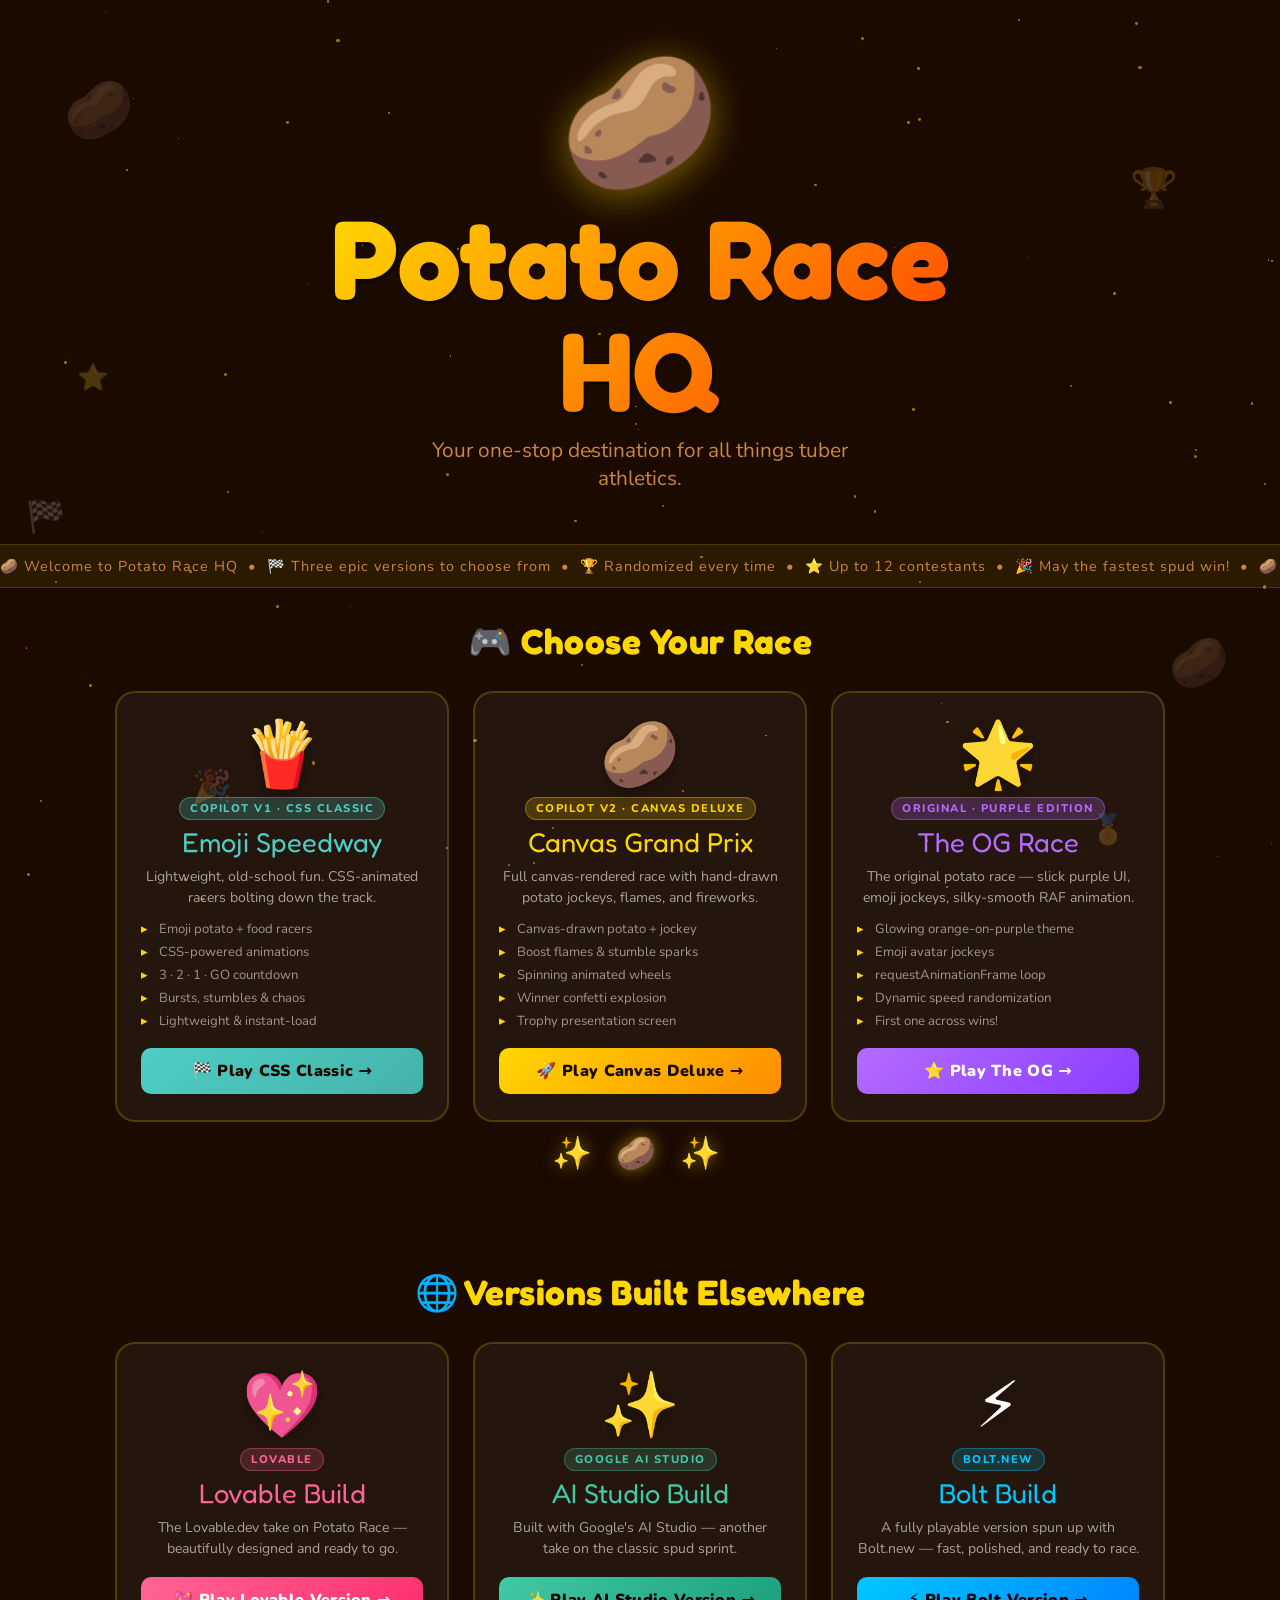
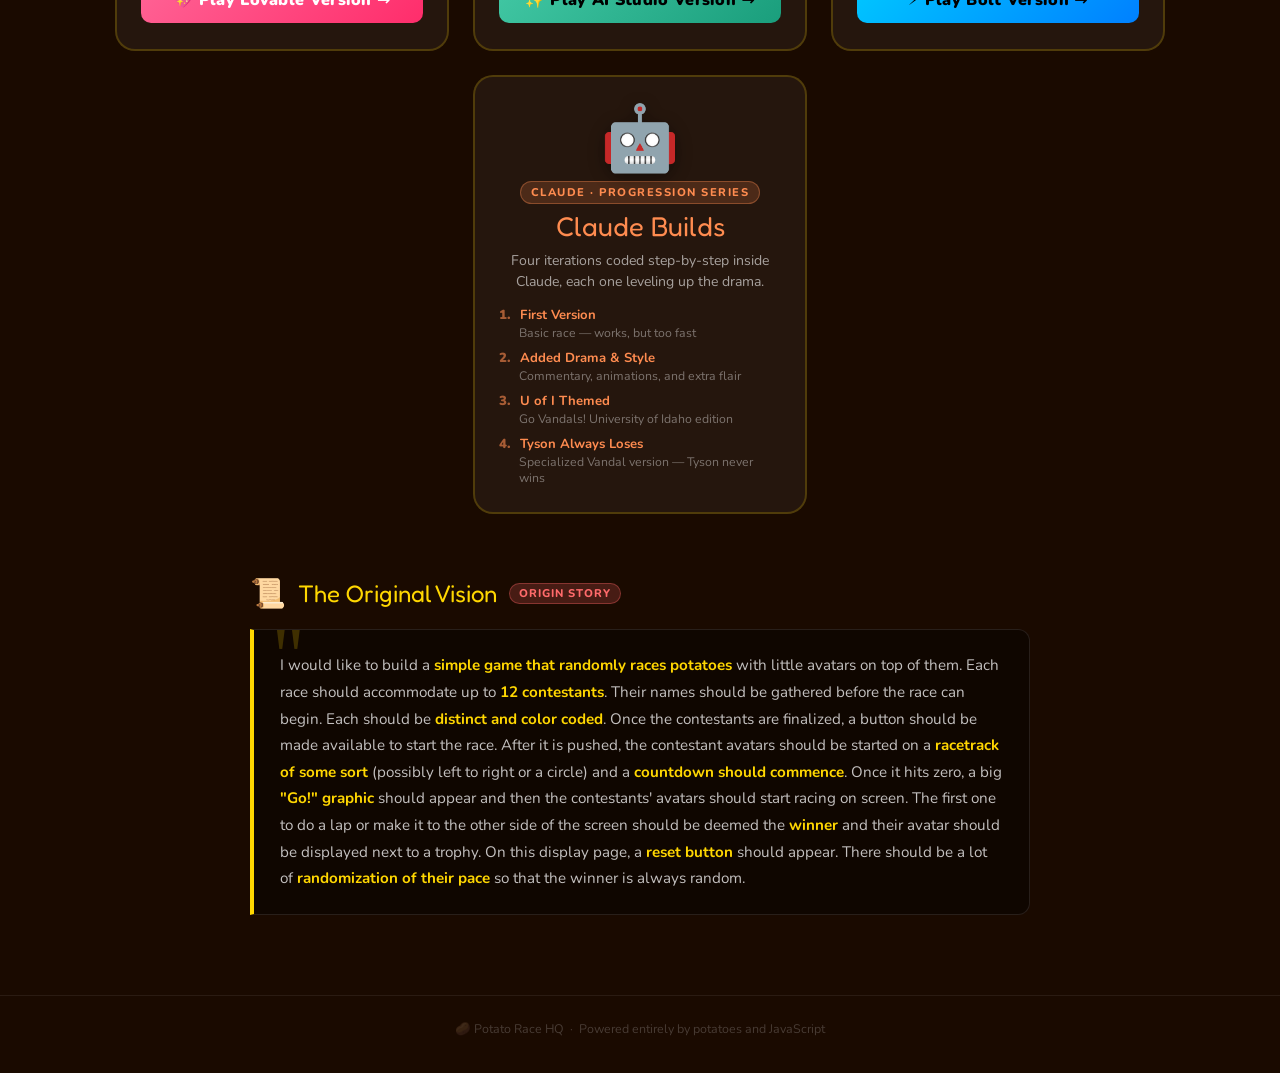
<file: index.html>
<!DOCTYPE html>
<html lang="en">
<head>
  <meta charset="UTF-8" />
  <meta name="viewport" content="width=device-width, initial-scale=1.0" />
  <title>🥔 Potato Race — HQ</title>
  <style>
    @import url('https://fonts.googleapis.com/css2?family=Fredoka+One&family=Nunito:wght@400;700;900&display=swap');

    :root {
      --gold: #FFD700;
      --orange: #FF8C00;
      --brown-dark: #1a0a00;
      --brown-mid: #3d1a00;
    }

    * { margin: 0; padding: 0; box-sizing: border-box; }

    html { scroll-behavior: smooth; }

    body {
      font-family: 'Nunito', system-ui, sans-serif;
      background: var(--brown-dark);
      color: #fff;
      overflow-x: hidden;
    }

    /* ── animated starfield ── */
    #starfield {
      position: fixed;
      inset: 0;
      pointer-events: none;
      z-index: 0;
      overflow: hidden;
    }
    .star {
      position: absolute;
      border-radius: 50%;
      background: rgba(255,215,0,.55);
      animation: twinkle var(--dur, 3s) ease-in-out infinite alternate;
    }
    @keyframes twinkle {
      from { opacity: .15; transform: scale(.6); }
      to   { opacity: .9;  transform: scale(1.3); }
    }

    /* ── floating potatoes ── */
    .floater {
      position: fixed;
      font-size: var(--sz, 2rem);
      animation: drift var(--dur, 18s) ease-in-out infinite alternate;
      opacity: .22;
      pointer-events: none;
      z-index: 0;
      user-select: none;
    }
    @keyframes drift {
      0%   { transform: translate(0,0) rotate(0deg); }
      33%  { transform: translate(18px, -22px) rotate(12deg); }
      66%  { transform: translate(-14px, 10px) rotate(-8deg); }
      100% { transform: translate(8px, -30px) rotate(18deg); }
    }

    /* ── page wrapper ── */
    .page {
      position: relative;
      z-index: 1;
      min-height: 100vh;
    }

    /* ── hero ── */
    .hero {
      display: flex;
      flex-direction: column;
      align-items: center;
      padding: 60px 20px 30px;
      text-align: center;
    }

    .hero-emoji {
      font-size: clamp(4rem, 12vw, 8rem);
      line-height: 1;
      filter: drop-shadow(0 6px 20px rgba(255,215,0,.45));
      animation: heroBounce 1.6s ease-in-out infinite alternate;
    }
    @keyframes heroBounce {
      from { transform: translateY(0) rotate(-4deg); }
      to   { transform: translateY(-18px) rotate(4deg); }
    }

    .hero-title {
      font-family: 'Fredoka One', 'Nunito', system-ui;
      font-size: clamp(3rem, 10vw, 7rem);
      font-weight: 900;
      line-height: 1;
      margin-top: 14px;
      background: linear-gradient(135deg, #FFD700 0%, #FF8C00 50%, #FF3D00 100%);
      -webkit-background-clip: text;
      -webkit-text-fill-color: transparent;
      background-clip: text;
      filter: drop-shadow(2px 3px 0 rgba(0,0,0,.55));
    }

    .hero-subtitle {
      margin-top: 10px;
      font-size: clamp(.95rem, 2.5vw, 1.3rem);
      color: #CD853F;
      max-width: 460px;
    }

    /* ── marquee ── */
    .ticker-wrap {
      width: 100%;
      overflow: hidden;
      background: rgba(255,215,0,.08);
      border-top: 1px solid rgba(255,215,0,.15);
      border-bottom: 1px solid rgba(255,215,0,.15);
      padding: 10px 0;
      margin: 22px 0;
      white-space: nowrap;
    }
    .ticker {
      display: inline-block;
      animation: marquee 22s linear infinite;
      font-size: .9rem;
      color: #CD853F;
      letter-spacing: 1px;
    }
    @keyframes marquee {
      from { transform: translateX(0); }
      to   { transform: translateX(-50%); }
    }

    /* ── game cards ── */
    .cards-section {
      padding: 10px 20px 60px;
      display: flex;
      flex-direction: column;
      align-items: center;
      gap: 0;
    }

    .cards-heading {
      font-family: 'Fredoka One', system-ui;
      font-size: clamp(1.5rem, 5vw, 2.2rem);
      color: #FFD700;
      margin-bottom: 28px;
      text-align: center;
      letter-spacing: .5px;
    }

    .cards {
      display: grid;
      grid-template-columns: repeat(auto-fit, minmax(250px, 1fr));
      gap: 24px;
      width: 100%;
      max-width: 1050px;
    }

    .card {
      position: relative;
      background: rgba(255,255,255,.05);
      border: 2px solid rgba(255,215,0,.2);
      border-radius: 20px;
      padding: 30px 24px 26px;
      text-align: center;
      overflow: hidden;
      text-decoration: none;
      color: inherit;
      transition: transform .3s, box-shadow .3s, border-color .3s;
      cursor: pointer;
    }
    .card::before {
      content: '';
      position: absolute;
      inset: 0;
      border-radius: inherit;
      opacity: 0;
      transition: opacity .3s;
      pointer-events: none;
    }
    .card-v1::before {
      background: radial-gradient(ellipse at top left, rgba(78,205,196,.18), transparent 70%);
    }
    .card-v2::before {
      background: radial-gradient(ellipse at top right, rgba(255,215,0,.18), transparent 70%);
    }
    .card-v3::before {
      background: radial-gradient(ellipse at bottom center, rgba(180,107,255,.18), transparent 70%);
    }
    .card:hover { transform: translateY(-8px) scale(1.02); border-color: rgba(255,215,0,.55); }
    .card:hover::before { opacity: 1; }
    .card:hover { box-shadow: 0 20px 50px rgba(0,0,0,.5), 0 0 30px rgba(255,215,0,.2); }

    .card-icon {
      font-size: 4rem;
      line-height: 1;
      filter: drop-shadow(0 4px 8px rgba(0,0,0,.4));
      animation: cardIcon 2.5s ease-in-out infinite alternate;
    }
    .card:nth-child(1) .card-icon { animation-delay: 0s; }
    .card:nth-child(2) .card-icon { animation-delay: .8s; }
    .card:nth-child(3) .card-icon { animation-delay: 1.5s; }
    @keyframes cardIcon {
      from { transform: scale(1) rotate(-3deg); }
      to   { transform: scale(1.15) rotate(3deg); }
    }

    .card-version {
      display: inline-block;
      margin-top: 10px;
      font-size: .7rem;
      font-weight: 800;
      letter-spacing: 1.5px;
      text-transform: uppercase;
      padding: 3px 10px;
      border-radius: 99px;
    }
    .card-v1 .card-version { background: rgba(78,205,196,.22); color: #4ECDC4; border: 1px solid rgba(78,205,196,.4); }
    .card-v2 .card-version { background: rgba(255,215,0,.18); color: #FFD700; border: 1px solid rgba(255,215,0,.35); }
    .card-v3 .card-version { background: rgba(180,107,255,.22); color: #B46BFF; border: 1px solid rgba(180,107,255,.4); }

    .card-title {
      font-family: 'Fredoka One', system-ui;
      font-size: 1.7rem;
      margin-top: 8px;
      line-height: 1.1;
    }
    .card-v1 .card-title { color: #4ECDC4; }
    .card-v2 .card-title { color: #FFD700; }
    .card-v3 .card-title { color: #B46BFF; }

    .card-desc {
      margin-top: 8px;
      font-size: .88rem;
      color: rgba(255,255,255,.6);
      line-height: 1.5;
    }

    .card-bullets {
      list-style: none;
      margin-top: 12px;
      text-align: left;
      display: flex;
      flex-direction: column;
      gap: 5px;
    }
    .card-bullets li {
      font-size: .82rem;
      color: rgba(255,255,255,.55);
      padding-left: 18px;
      position: relative;
    }
    .card-bullets li::before {
      content: '▸';
      position: absolute;
      left: 0;
      color: #FFD700;
    }

    .card-play-btn {
      display: block;
      margin-top: 18px;
      padding: 12px;
      border-radius: 10px;
      font-weight: 900;
      font-size: 1rem;
      letter-spacing: .3px;
      transition: filter .2s;
    }
    .card-v1 .card-play-btn { background: linear-gradient(135deg, #4ECDC4, #44B3AA); color: #1a0a00; }
    .card-v2 .card-play-btn { background: linear-gradient(135deg, #FFD700, #FF8C00); color: #1a0a00; }
    .card-v3 .card-play-btn { background: linear-gradient(135deg, #B46BFF, #8B3DFF); color: #fff; }
    .card:hover .card-play-btn { filter: brightness(1.12); }

    /* ── sparkle strip ── */
    .sparkle-strip {
      text-align: center;
      font-size: 2rem;
      letter-spacing: 8px;
      margin: 10px 0 36px;
      animation: sparkleAnim 1.5s ease-in-out infinite alternate;
      filter: drop-shadow(0 0 8px rgba(255,215,0,.5));
    }
    @keyframes sparkleAnim {
      from { opacity: .6; letter-spacing: 8px; }
      to   { opacity: 1; letter-spacing: 14px; }
    }

    /* ── prompt section ── */
    .prompt-section {
      padding: 0 20px 80px;
      max-width: 820px;
      margin: 0 auto;
    }

    .prompt-header {
      display: flex;
      align-items: center;
      gap: 12px;
      margin-bottom: 16px;
    }
    .prompt-icon { font-size: 1.8rem; }
    .prompt-title {
      font-family: 'Fredoka One', system-ui;
      font-size: 1.5rem;
      color: #FFD700;
    }
    .prompt-pill {
      font-size: .7rem;
      font-weight: 800;
      letter-spacing: 1px;
      text-transform: uppercase;
      padding: 2px 9px;
      border-radius: 99px;
      background: rgba(255,100,100,.2);
      color: #FF6B6B;
      border: 1px solid rgba(255,100,100,.35);
    }

    .prompt-box {
      background: rgba(0,0,0,.4);
      border: 1px solid rgba(255,255,255,.1);
      border-left: 4px solid #FFD700;
      border-radius: 0 12px 12px 0;
      padding: 22px 26px;
      font-size: .95rem;
      line-height: 1.75;
      color: rgba(255,255,255,.75);
      position: relative;
    }
    .prompt-box::before {
      content: '"';
      position: absolute;
      top: -14px;
      left: 18px;
      font-size: 5rem;
      color: rgba(255,215,0,.2);
      font-family: Georgia, serif;
      line-height: 1;
    }
    .prompt-box em {
      color: #FFD700;
      font-style: normal;
      font-weight: 700;
    }

    /* ── footer ── */
    footer {
      text-align: center;
      padding: 24px 16px 36px;
      font-size: .78rem;
      color: rgba(255,255,255,.2);
      border-top: 1px solid rgba(255,255,255,.07);
      position: relative;
      z-index: 1;
    }

    /* ── VS divider ── */
    .vs-divider {
      display: flex;
      align-items: center;
      justify-content: center;
      font-family: 'Fredoka One', system-ui;
      font-size: 1.4rem;
      color: rgba(255,215,0,.4);
      gap: 12px;
      margin: 4px 0;
    }
    .vs-divider::before,
    .vs-divider::after {
      content: '';
      flex: 1;
      max-width: 80px;
      height: 1px;
      background: rgba(255,215,0,.18);
    }

    /* ── other versions section ── */
    .other-section {
      padding: 0 20px 60px;
      display: flex;
      flex-direction: column;
      align-items: center;
    }

    .other-section .cards-heading {
      margin-bottom: 28px;
    }

    .other-cards {
      display: grid;
      grid-template-columns: repeat(3, 1fr);
      gap: 24px;
      width: 100%;
      max-width: 1050px;
    }

    .card-claude { grid-column: 2 / 3; }

    /* Bolt — electric blue */
    .card-bolt::before {
      background: radial-gradient(ellipse at top left, rgba(0,200,255,.18), transparent 70%);
    }
    .card-bolt .card-version { background: rgba(0,200,255,.18); color: #00C8FF; border: 1px solid rgba(0,200,255,.35); }
    .card-bolt .card-title   { color: #00C8FF; }
    .card-bolt .card-play-btn { background: linear-gradient(135deg, #00C8FF, #0080FF); color: #000; }

    /* Lovable — rose pink */
    .card-lovable::before {
      background: radial-gradient(ellipse at top right, rgba(255,100,150,.18), transparent 70%);
    }
    .card-lovable .card-version { background: rgba(255,100,150,.18); color: #FF6496; border: 1px solid rgba(255,100,150,.35); }
    .card-lovable .card-title   { color: #FF6496; }
    .card-lovable .card-play-btn { background: linear-gradient(135deg, #FF6496, #FF2D6B); color: #fff; }

    /* AI Studio — sky teal */
    .card-ai::before {
      background: radial-gradient(ellipse at bottom left, rgba(66,200,164,.18), transparent 70%);
    }
    .card-ai .card-version { background: rgba(66,200,164,.18); color: #42C8A4; border: 1px solid rgba(66,200,164,.35); }
    .card-ai .card-title   { color: #42C8A4; }
    .card-ai .card-play-btn { background: linear-gradient(135deg, #42C8A4, #1A9E7C); color: #000; }

    /* Claude — warm coral */
    .card-claude::before {
      background: radial-gradient(ellipse at top center, rgba(255,140,80,.18), transparent 70%);
    }
    .card-claude .card-version { background: rgba(255,140,80,.18); color: #FF8C50; border: 1px solid rgba(255,140,80,.35); }
    .card-claude .card-title   { color: #FF8C50; }
    .card-claude .card-play-btn { background: linear-gradient(135deg, #FF8C50, #E05A1A); color: #fff; }

    /* Claude progression links */
    .claude-links {
      list-style: none;
      margin-top: 14px;
      text-align: left;
      display: flex;
      flex-direction: column;
      gap: 8px;
    }
    .claude-links li {
      font-size: .82rem;
      color: rgba(255,255,255,.55);
    }
    .claude-links li a {
      color: #FF8C50;
      text-decoration: none;
      font-weight: 700;
      transition: color .2s;
    }
    .claude-links li a:hover { color: #FFB585; }
    .claude-links .link-desc {
      display: block;
      font-size: .77rem;
      color: rgba(255,255,255,.4);
      margin-top: 1px;
      padding-left: 20px;
    }
    .claude-links li::before {
      content: none;
    }
    .step-num {
      display: inline-block;
      width: 18px;
      font-weight: 900;
      color: rgba(255,140,80,.6);
    }

    @media (max-width: 700px) {
      .other-cards { grid-template-columns: 1fr 1fr; }
      .card-claude { grid-column: 1 / -1; }
    }
    @media (max-width: 480px) {
      .other-cards { grid-template-columns: 1fr; }
      .card-claude { grid-column: auto; }
    }
  </style>
</head>
<body>

<!-- starfield -->
<div id="starfield"></div>

<!-- floating decorative potatoes -->
<div class="floater" style="top:8%;left:5%;--sz:3.5rem;--dur:20s">🥔</div>
<div class="floater" style="top:18%;right:8%;--sz:2.4rem;--dur:16s">🏆</div>
<div class="floater" style="top:55%;left:2%;--sz:2rem;--dur:24s">🏁</div>
<div class="floater" style="top:70%;right:4%;--sz:3rem;--dur:19s">🥔</div>
<div class="floater" style="top:40%;left:6%;--sz:1.6rem;--dur:14s">⭐</div>
<div class="floater" style="top:85%;left:15%;--sz:2rem;--dur:22s">🎉</div>
<div class="floater" style="top:90%;right:12%;--sz:1.8rem;--dur:17s">🏅</div>

<div class="page">

  <!-- HERO -->
  <header class="hero">
    <div class="hero-emoji">🥔</div>
    <h1 class="hero-title">Potato Race<br>HQ</h1>
    <p class="hero-subtitle">Your one-stop destination for all things tuber athletics.</p>
  </header>

  <!-- ticker -->
  <div class="ticker-wrap">
    <span class="ticker">
      🥔 Welcome to Potato Race HQ &nbsp;•&nbsp;
      🏁 Three epic versions to choose from &nbsp;•&nbsp;
      🏆 Randomized every time &nbsp;•&nbsp;
      ⭐ Up to 12 contestants &nbsp;•&nbsp;
      🎉 May the fastest spud win! &nbsp;•&nbsp;
      🥔 Welcome to Potato Race HQ &nbsp;•&nbsp;
      🏁 Three epic versions to choose from &nbsp;•&nbsp;
      🏆 Randomized every time &nbsp;•&nbsp;
      ⭐ Up to 12 contestants &nbsp;•&nbsp;
      🎉 May the fastest spud win! &nbsp;•&nbsp;
    </span>
  </div>

  <!-- GAME CARDS -->
  <section class="cards-section">
    <h2 class="cards-heading">🎮 Choose Your Race</h2>

    <div class="cards">

      <!-- V1 -->
      <a class="card card-v1" href="potato-race-classic.html">
        <div class="card-icon">🍟</div>
        <span class="card-version">Copilot v1 · CSS Classic</span>
        <div class="card-title">Emoji Speedway</div>
        <p class="card-desc">Lightweight, old-school fun. CSS-animated racers bolting down the track.</p>
        <ul class="card-bullets">
          <li>Emoji potato + food racers</li>
          <li>CSS-powered animations</li>
          <li>3 · 2 · 1 · GO countdown</li>
          <li>Bursts, stumbles &amp; chaos</li>
          <li>Lightweight &amp; instant-load</li>
        </ul>
        <span class="card-play-btn">🏁 Play CSS Classic →</span>
      </a>

      <!-- V2 -->
      <a class="card card-v2" href="potato-race2.html">
        <div class="card-icon">🥔</div>
        <span class="card-version">Copilot v2 · Canvas Deluxe</span>
        <div class="card-title">Canvas Grand Prix</div>
        <p class="card-desc">Full canvas-rendered race with hand-drawn potato jockeys, flames, and fireworks.</p>
        <ul class="card-bullets">
          <li>Canvas-drawn potato + jockey</li>
          <li>Boost flames &amp; stumble sparks</li>
          <li>Spinning animated wheels</li>
          <li>Winner confetti explosion</li>
          <li>Trophy presentation screen</li>
        </ul>
        <span class="card-play-btn">🚀 Play Canvas Deluxe →</span>
      </a>

      <!-- V3 - original -->
      <a class="card card-v3" href="potato-race.html">
        <div class="card-icon">🌟</div>
        <span class="card-version">Original · Purple Edition</span>
        <div class="card-title">The OG Race</div>
        <p class="card-desc">The original potato race — slick purple UI, emoji jockeys, silky-smooth RAF animation.</p>
        <ul class="card-bullets">
          <li>Glowing orange-on-purple theme</li>
          <li>Emoji avatar jockeys</li>
          <li>requestAnimationFrame loop</li>
          <li>Dynamic speed randomization</li>
          <li>First one across wins!</li>
        </ul>
        <span class="card-play-btn">⭐ Play The OG →</span>
      </a>

    </div>

    <div class="sparkle-strip" aria-hidden="true">✨ 🥔 ✨</div>
  </section>

  <!-- OTHER VERSIONS -->
  <section class="other-section">
    <h2 class="cards-heading">🌐 Versions Built Elsewhere</h2>

    <div class="other-cards">

      <!-- Lovable -->
      <a class="card card-lovable" href="https://potato-dash-champs.lovable.app/" target="_blank" rel="noopener">
        <div class="card-icon">💖</div>
        <span class="card-version">Lovable</span>
        <div class="card-title">Lovable Build</div>
        <p class="card-desc">The Lovable.dev take on Potato Race — beautifully designed and ready to go.</p>
        <span class="card-play-btn">💖 Play Lovable Version →</span>
      </a>

      <!-- AI Studio -->
      <a class="card card-ai" href="ai_studio_code.html">
        <div class="card-icon">✨</div>
        <span class="card-version">Google AI Studio</span>
        <div class="card-title">AI Studio Build</div>
        <p class="card-desc">Built with Google's AI Studio — another take on the classic spud sprint.</p>
        <span class="card-play-btn">✨ Play AI Studio Version →</span>
      </a>

      <!-- Bolt.new -->
      <a class="card card-bolt" href="https://potato-race-game-oqz8.bolt.host/" target="_blank" rel="noopener">
        <div class="card-icon">⚡</div>
        <span class="card-version">Bolt.new</span>
        <div class="card-title">Bolt Build</div>
        <p class="card-desc">A fully playable version spun up with Bolt.new — fast, polished, and ready to race.</p>
        <span class="card-play-btn">⚡ Play Bolt Version →</span>
      </a>

      <!-- Claude – centered bottom -->
      <div class="card card-claude">
        <div class="card-icon">🤖</div>
        <span class="card-version">Claude · Progression Series</span>
        <div class="card-title">Claude Builds</div>
        <p class="card-desc">Four iterations coded step-by-step inside Claude, each one leveling up the drama.</p>
        <ol class="claude-links">
          <li>
            <span class="step-num">1.</span>
            <a href="https://claude.ai/public/artifacts/99cf0cbd-3654-4ddd-aff9-ce717df1ccc0" target="_blank" rel="noopener">First Version</a>
            <span class="link-desc">Basic race — works, but too fast</span>
          </li>
          <li>
            <span class="step-num">2.</span>
            <a href="https://claude.ai/public/artifacts/cf07231e-2f9f-41f4-a355-27c4cbc00264" target="_blank" rel="noopener">Added Drama &amp; Style</a>
            <span class="link-desc">Commentary, animations, and extra flair</span>
          </li>
          <li>
            <span class="step-num">3.</span>
            <a href="https://claude.ai/public/artifacts/dd1a63f9-4039-4f97-b04d-d031291b49ab" target="_blank" rel="noopener">U of I Themed</a>
            <span class="link-desc">Go Vandals! University of Idaho edition</span>
          </li>
          <li>
            <span class="step-num">4.</span>
            <a href="https://claude.ai/public/artifacts/756589b7-2364-468b-a02a-d0a227b15137" target="_blank" rel="noopener">Tyson Always Loses</a>
            <span class="link-desc">Specialized Vandal version — Tyson never wins</span>
          </li>
        </ol>
      </div>

    </div>
  </section>

  <!-- ORIGINAL PROMPT -->
  <section class="prompt-section">
    <div class="prompt-header">
      <span class="prompt-icon">📜</span>
      <span class="prompt-title">The Original Vision</span>
      <span class="prompt-pill">Origin Story</span>
    </div>

    <blockquote class="prompt-box">
      I would like to build a <em>simple game that randomly races potatoes</em> with little
      avatars on top of them. Each race should accommodate up to <em>12 contestants</em>.
      Their names should be gathered before the race can begin. Each should be
      <em>distinct and color coded</em>. Once the contestants are finalized, a button should
      be made available to start the race. After it is pushed, the contestant avatars should
      be started on a <em>racetrack of some sort</em> (possibly left to right or a circle) and
      a <em>countdown should commence</em>. Once it hits zero, a big <em>"Go!" graphic</em>
      should appear and then the contestants' avatars should start racing on screen. The first
      one to do a lap or make it to the other side of the screen should be deemed the
      <em>winner</em> and their avatar should be displayed next to a trophy. On this display
      page, a <em>reset button</em> should appear. There should be a lot of
      <em>randomization of their pace</em> so that the winner is always random.
    </blockquote>
  </section>

</div><!-- /.page -->

<footer>
  🥔 Potato Race HQ &nbsp;·&nbsp; Powered entirely by potatoes and JavaScript
</footer>

<script>
// Starfield
const sf = document.getElementById('starfield');
for (let i = 0; i < 80; i++) {
  const s = document.createElement('div');
  s.className = 'star';
  const sz = 1 + Math.random() * 2.5;
  s.style.cssText = [
    `width:${sz}px`, `height:${sz}px`,
    `top:${Math.random() * 100}%`,
    `left:${Math.random() * 100}%`,
    `--dur:${2 + Math.random() * 4}s`,
    `animation-delay:${Math.random() * 4}s`,
  ].join(';');
  sf.appendChild(s);
}
</script>
</body>
</html>
</file>
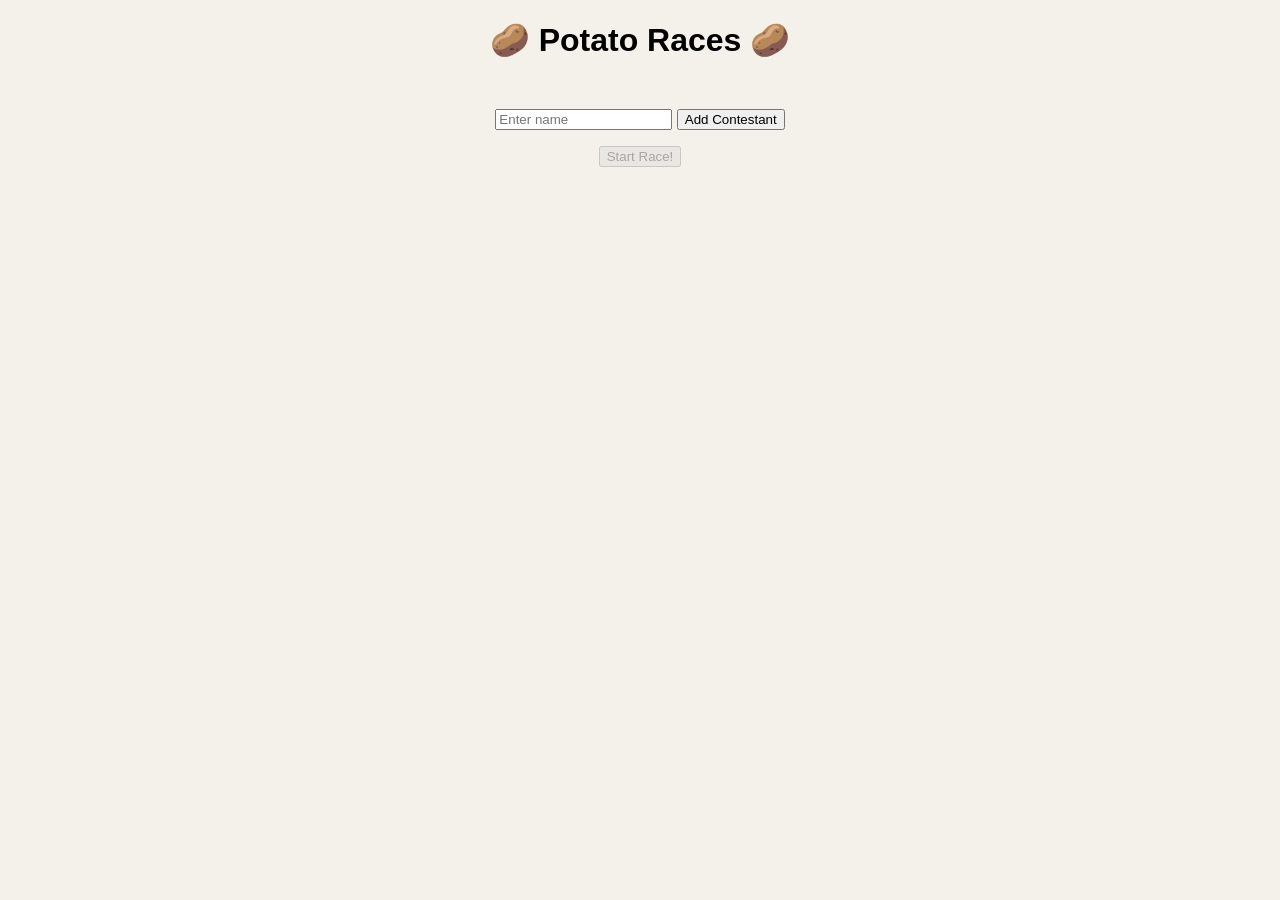
<file: ai_studio_code.html>
<!DOCTYPE html>
<html>
<head>
    <title>Potato Race!</title>
    <style>
        body { font-family: sans-serif; text-align: center; background: #f4f1ea; }
        #setup { margin-top: 50px; }
        #track-container { position: relative; height: 300px; border-bottom: 5px dashed #5c4033; display: none;}
        .racer { position: absolute; left: 0; font-size: 40px; transition: transform 0.1s; }
        #countdown { font-size: 100px; display: none; position: absolute; top: 50%; left: 50%; transform: translate(-50%, -50%);}
        #winner-screen { display: none; margin-top: 50px; font-size: 30px;}
    </style>
</head>
<body>
    <h1>🥔 Potato Races 🥔</h1>

    <div id="setup">
        <input type="text" id="nameInput" placeholder="Enter name">
        <button onclick="addContestant()">Add Contestant</button>
        <ul id="contestantList"></ul>
        <button id="startRaceBtn" onclick="startRace()" disabled>Start Race!</button>
    </div>

    <div id="countdown"></div>
    <div id="track-container"></div>

    <div id="winner-screen">
        <h2 id="winner-text"></h2>
        <button onclick="location.reload()">Reset Race</button>
    </div>

    <script>
        let contestants = [];
        const colors = ['#ffadad', '#ffd6a5', '#fdffb6', '#caffbf', '#9bf6ff', '#a0c4ff', '#bdb2ff', '#ffc6ff', '#fffffc', '#ff5733', '#33ff57', '#3357ff'];

        function addContestant() {
            let name = document.getElementById("nameInput").value;
            if(name && contestants.length < 12) {
                contestants.push({name: name, color: colors[contestants.length], dist: 0});
                document.getElementById("nameInput").value = '';
                updateList();
            }
        }

        function updateList() {
            let list = document.getElementById("contestantList");
            list.innerHTML = contestants.map(c => `<li style="color:${c.color}">${c.name}</li>`).join('');
            document.getElementById("startRaceBtn").disabled = contestants.length < 2;
        }

        async function startRace() {
            document.getElementById("setup").style.display = 'none';
            document.getElementById("track-container").style.display = 'block';

            // Create racers on track
            let track = document.getElementById("track-container");
            contestants.forEach((c, i) => {
                let potato = document.createElement("div");
                potato.className = 'racer';
                potato.id = `racer-${i}`;
                potato.style.top = `${(i * 20) + 20}px`;
                potato.innerHTML = `<span style="background:${c.color}; border-radius:50%; padding:5px;">🥔</span> ${c.name}`;
                track.appendChild(potato);
            });

            // Countdown
            let countdown = document.getElementById("countdown");
            countdown.style.display = 'block';
            for(let i = 3; i > 0; i--) {
                countdown.innerText = i;
                await new Promise(r => setTimeout(r, 1000));
            }
            countdown.innerText = "Go!";
            await new Promise(r => setTimeout(r, 800));
            countdown.style.display = 'none';

            runRace();
        }

        function runRace() {
            let animation = setInterval(() => {
                contestants.forEach((c, i) => {
                    // Random pace between 5 and 20 pixels per frame
                    c.dist += Math.random() * 15 + 5; 
                    document.getElementById(`racer-${i}`).style.left = c.dist + 'px';

                    // Check for winner
                    if (c.dist > window.innerWidth - 100) {
                        clearInterval(animation);
                        declareWinner(c);
                    }
                });
            }, 50);
        }

        function declareWinner(winner) {
            document.getElementById("track-container").style.display = 'none';
            document.getElementById("winner-screen").style.display = 'block';
            document.getElementById("winner-text").innerHTML = `🏆 The Winner is ${winner.name}! 🏆<br><span style="font-size:100px; background:${winner.color}; border-radius:50%; padding:20px;">🥔</span>`;
        }
    </script>
</body>
</html>
</file>
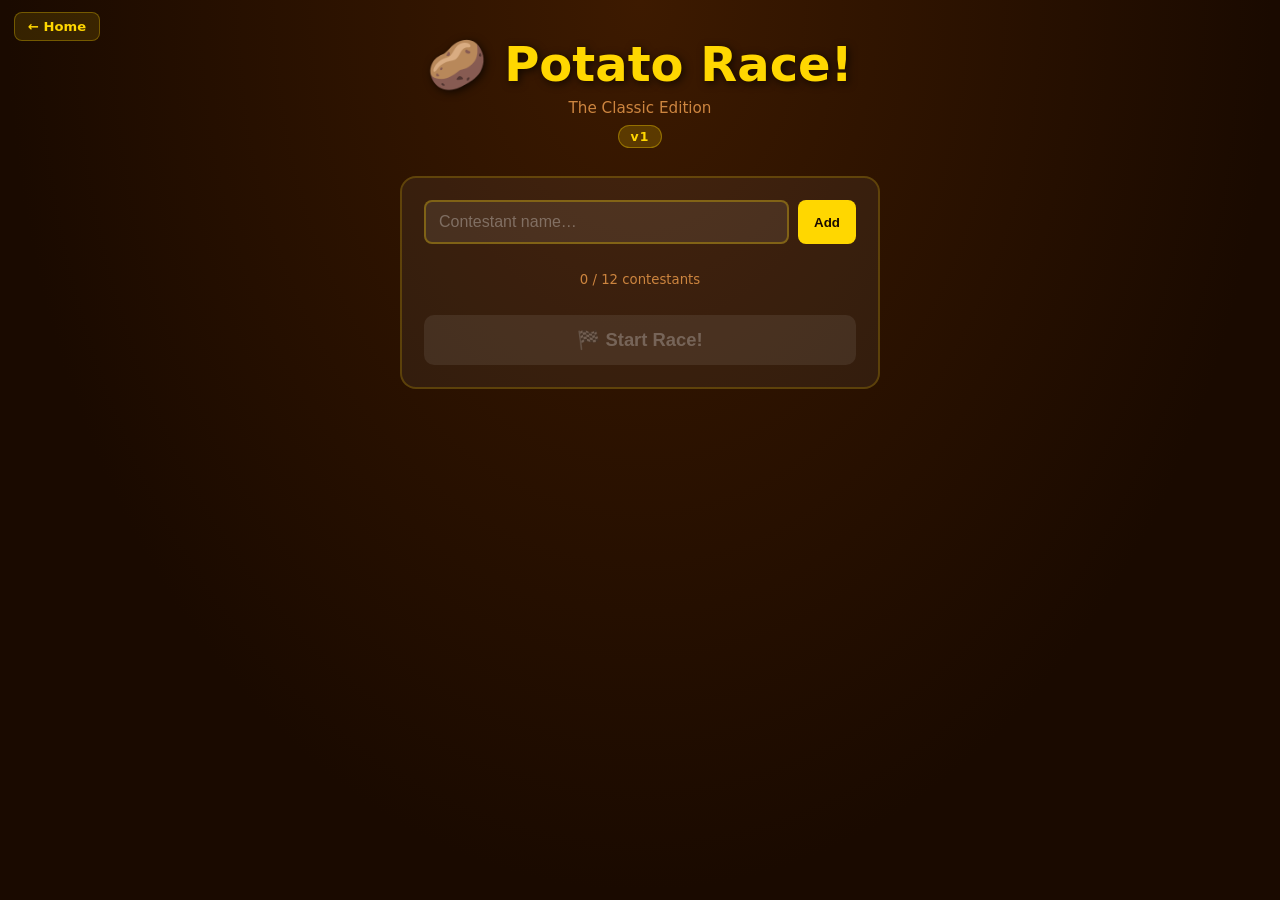
<file: potato-race-classic.html>
<!DOCTYPE html>
<html lang="en">
<head>
  <meta charset="UTF-8" />
  <meta name="viewport" content="width=device-width, initial-scale=1.0" />
  <title>🥔 Potato Race — Classic</title>
  <style>
    * { margin: 0; padding: 0; box-sizing: border-box; }

    body {
      font-family: 'Segoe UI', system-ui, sans-serif;
      background: #1a0a00;
      color: #fff;
      min-height: 100vh;
    }

    /* ── screens ── */
    .screen { display: none; }
    .screen.active { display: block; }

    /* ── setup ── */
    #setup-screen.active {
      display: flex;
      flex-direction: column;
      align-items: center;
      min-height: 100vh;
      background: radial-gradient(ellipse at top, #3d1a00 0%, #1a0a00 70%);
      padding: 36px 16px 60px;
    }

    .title {
      font-size: clamp(2rem, 6vw, 3rem);
      font-weight: 900;
      color: #FFD700;
      text-shadow: 2px 2px 8px rgba(0,0,0,.7);
      text-align: center;
    }
    .subtitle {
      margin-top: 6px;
      color: #CD853F;
      font-size: .95rem;
      text-align: center;
    }
    .badge {
      display: inline-block;
      margin-top: 8px;
      background: rgba(255,215,0,.18);
      border: 1px solid rgba(255,215,0,.35);
      color: #FFD700;
      padding: 3px 12px;
      border-radius: 99px;
      font-size: .78rem;
      font-weight: 700;
      letter-spacing: 1px;
    }

    .setup-box {
      margin-top: 28px;
      background: rgba(255,255,255,.05);
      border: 2px solid rgba(255,215,0,.2);
      border-radius: 16px;
      padding: 22px;
      width: 100%;
      max-width: 480px;
    }
    .add-row { display: flex; gap: 9px; }
    .cin {
      flex: 1;
      padding: 11px 13px;
      border-radius: 8px;
      border: 2px solid rgba(255,215,0,.3);
      background: rgba(255,255,255,.08);
      color: #fff;
      font-size: 1rem;
      outline: none;
    }
    .cin::placeholder { color: rgba(255,255,255,.3); }
    .cin:focus { border-color: #FFD700; }
    .btn-add {
      padding: 11px 16px;
      background: #FFD700;
      color: #1a0a00;
      border: none;
      border-radius: 8px;
      font-weight: 800;
      cursor: pointer;
    }
    .btn-add:hover { background: #FFC107; }
    .err { min-height: 18px; font-size: .82rem; color: #FF6B6B; margin-top: 5px; }
    .cnt { text-align: center; color: #CD853F; font-size: .83rem; margin: 5px 0 10px; }

    .clist { list-style: none; display: flex; flex-direction: column; gap: 7px; margin-bottom: 18px; max-height: 320px; overflow-y: auto; }
    .citem {
      display: flex; align-items: center; gap: 9px;
      padding: 9px 11px;
      background: rgba(255,255,255,.06);
      border-radius: 8px;
      animation: slideIn .22s ease;
    }
    @keyframes slideIn {
      from { opacity: 0; transform: translateX(-14px); }
      to   { opacity: 1; transform: translateX(0); }
    }
    .dot { width: 22px; height: 22px; border-radius: 50%; flex-shrink: 0; border: 2px solid rgba(255,255,255,.25); }
    .clabel { flex: 1; font-size: .93rem; font-weight: 600; }
    .btn-rm { background: none; border: none; color: rgba(255,100,100,.6); cursor: pointer; font-size: 1rem; padding: 2px 5px; }
    .btn-rm:hover { color: #FF6B6B; }

    .btn-go {
      width: 100%; padding: 14px;
      background: linear-gradient(135deg, #FFD700, #FF8C00);
      color: #1a0a00; border: none; border-radius: 10px;
      font-size: 1.15rem; font-weight: 900; cursor: pointer;
      transition: transform .2s, box-shadow .2s;
    }
    .btn-go:disabled { background: rgba(255,255,255,.08); color: rgba(255,255,255,.25); cursor: not-allowed; }
    .btn-go:not(:disabled):hover { transform: translateY(-2px); box-shadow: 0 6px 20px rgba(255,215,0,.35); }

    /* ── race screen ── */
    #race-screen.active {
      display: flex; flex-direction: column; align-items: center;
      min-height: 100vh;
      background: radial-gradient(ellipse at top, #0a2000 0%, #1a0a00 70%);
      padding: 28px 12px 50px;
    }

    .race-title { font-size: 1.6rem; font-weight: 900; color: #FFD700; margin-bottom: 20px; }

    .track-wrap {
      width: 100%; max-width: 900px;
      background: rgba(0,0,0,.35);
      border: 2px solid rgba(255,255,255,.1);
      border-radius: 12px;
      overflow: hidden;
    }

    .lane {
      display: flex; align-items: center;
      padding: 0 10px;
      height: 72px;
      position: relative;
      border-bottom: 1px solid rgba(255,255,255,.05);
      overflow: hidden;
    }
    .lane:nth-child(odd)  { background: #152b15; }
    .lane:nth-child(even) { background: #112511; }

    .lane-name {
      width: 100px; min-width: 100px;
      display: flex; align-items: center; gap: 7px;
      font-size: .83rem; font-weight: 700;
      z-index: 2;
    }
    .lane-dot { width: 16px; height: 16px; border-radius: 50%; flex-shrink: 0; }
    .lane-name-text { white-space: nowrap; overflow: hidden; text-overflow: ellipsis; max-width: 76px; }

    .track {
      flex: 1; position: relative; height: 100%;
      overflow: hidden;
    }
    .finish-line {
      position: absolute; right: 0; top: 0; bottom: 0;
      width: 18px;
      background: repeating-conic-gradient(#fff 0% 25%, #000 0% 50%) 0 0 / 9px 9px;
      z-index: 3;
    }

    .racer {
      position: absolute;
      left: 0; top: 50%;
      transform: translateY(-50%);
      font-size: 2rem;
      user-select: none;
      z-index: 2;
      transition: left .05s linear;
      will-change: left;
      line-height: 1;
    }

    /* countdown */
    .cd-overlay {
      position: fixed; inset: 0; z-index: 100;
      display: flex; align-items: center; justify-content: center;
      background: rgba(0,0,0,.78);
    }
    .cd-overlay.hidden { display: none; }
    .cd-num {
      font-size: clamp(6rem, 22vw, 14rem);
      font-weight: 900; line-height: 1;
      color: #FFD700;
      text-shadow: 0 0 60px rgba(255,215,0,.6);
      animation: bigPop .7s ease-out both;
    }
    .cd-go {
      font-size: clamp(4rem, 16vw, 10rem);
      font-weight: 900;
      color: #6BCB77;
      text-shadow: 0 0 60px rgba(107,203,119,.6);
      animation: bigPop .55s ease-out both;
    }
    @keyframes bigPop {
      0%   { transform: scale(.15); opacity: 0; }
      65%  { transform: scale(1.22); opacity: 1; }
      100% { transform: scale(1); opacity: 1; }
    }

    /* ── winner screen ── */
    #winner-screen.active {
      display: flex; flex-direction: column; align-items: center;
      min-height: 100vh;
      background: radial-gradient(ellipse at top, #1a0a3d 0%, #1a0a00 70%);
      padding: 48px 16px 60px;
    }
    .trophy-spin { font-size: 5rem; animation: spin 2.5s linear infinite; }
    @keyframes spin { to { transform: rotate(360deg); } }
    .win-headline {
      margin-top: 12px; font-size: clamp(1.6rem,5vw,2.4rem);
      font-weight: 900; color: #FFD700; text-align: center;
    }
    #winName {
      font-size: clamp(2.4rem,8vw,3.8rem);
      font-weight: 900; margin: 8px 0 4px; text-align: center;
    }
    .win-potato { font-size: 8rem; animation: bounce 0.9s ease-in-out infinite alternate; }
    @keyframes bounce {
      from { transform: translateY(0); }
      to   { transform: translateY(-18px) rotate(8deg); }
    }
    .btn-reset {
      margin-top: 28px; padding: 14px 42px;
      background: linear-gradient(135deg, #6BCB77, #4D96FF);
      color: #fff; border: none; border-radius: 10px;
      font-size: 1.15rem; font-weight: 800; cursor: pointer;
      transition: transform .2s, box-shadow .2s;
    }
    .btn-reset:hover { transform: translateY(-3px); box-shadow: 0 8px 22px rgba(107,203,119,.4); }

    /* confetti */
    #confetti-container {
      position: fixed; inset: 0; pointer-events: none; z-index: 99; overflow: hidden;
    }
    .confetto {
      position: absolute; top: -12px;
      width: 9px; height: 6px;
      border-radius: 1px;
      opacity: .9;
      animation: fall linear forwards;
    }
    @keyframes fall {
      to { transform: translateY(110vh) rotate(720deg); opacity: 0; }
    }

    /* home link */
    .home-link {
      position: fixed; top: 12px; left: 14px; z-index: 50;
      background: rgba(255,215,0,.12);
      border: 1px solid rgba(255,215,0,.3);
      color: #FFD700; text-decoration: none;
      padding: 6px 13px; border-radius: 8px;
      font-size: .82rem; font-weight: 700;
      transition: background .2s;
    }
    .home-link:hover { background: rgba(255,215,0,.25); }
  </style>
</head>
<body>

<a class="home-link" href="index.html">← Home</a>
<div id="confetti-container"></div>

<!-- SETUP -->
<div id="setup-screen" class="screen active">
  <div class="title">🥔 Potato Race!</div>
  <div class="subtitle">The Classic Edition</div>
  <span class="badge">v1</span>

  <div class="setup-box">
    <div class="add-row">
      <input type="text" id="cin" class="cin" placeholder="Contestant name…" maxlength="18" autocomplete="off" />
      <button class="btn-add" id="btnAdd">Add</button>
    </div>
    <div class="err" id="err"></div>
    <div class="cnt" id="cnt">0 / 12 contestants</div>
    <ul class="clist" id="clist"></ul>
    <button class="btn-go" id="btnGo" disabled>🏁 Start Race!</button>
  </div>
</div>

<!-- RACE -->
<div id="race-screen" class="screen">
  <div class="race-title">🥔 And They're Off!</div>
  <div class="track-wrap" id="trackWrap"></div>
  <div class="cd-overlay" id="cdOverlay">
    <div class="cd-num" id="cdText">3</div>
  </div>
</div>

<!-- WINNER -->
<div id="winner-screen" class="screen">
  <div class="trophy-spin">🏆</div>
  <div class="win-headline">🎉 We Have a Winner! 🎉</div>
  <div id="winName"></div>
  <div class="win-potato">🥔</div>
  <button class="btn-reset" id="btnReset">🔄 Race Again!</button>
</div>

<script>
const COLORS = [
  '#FF6B6B','#4ECDC4','#FFD93D','#6BCB77',
  '#4D96FF','#FF9F1C','#C77DFF','#FF6FC8',
  '#48CAE4','#F4A261','#52B788','#E63946'
];
const EMOJIS = ['🥔','🍟','🥗','🍠','🧅','🌽','🫚','🧄','🫛','🥦','🌶️','🍆'];
const MAX = 12;

let contestants = [];
let racers = [];
let winner = null;
let raceInterval = null;

function esc(s) {
  const d = document.createElement('div');
  d.appendChild(document.createTextNode(s));
  return d.innerHTML;
}
function showScreen(id) {
  document.querySelectorAll('.screen').forEach(s => s.classList.remove('active'));
  document.getElementById(id).classList.add('active');
}
function randBetween(a, b) { return a + Math.random() * (b - a); }

/* ── SETUP ── */
function addContestant() {
  const inp = document.getElementById('cin');
  const err = document.getElementById('err');
  const name = inp.value.trim();
  err.textContent = '';
  if (!name) { err.textContent = 'Enter a name.'; return; }
  if (contestants.length >= MAX) { err.textContent = `Max ${MAX}.`; return; }
  if (contestants.some(c => c.name.toLowerCase() === name.toLowerCase())) {
    err.textContent = 'Name already taken!'; return;
  }
  const idx = contestants.length;
  contestants.push({ name, color: COLORS[idx], emoji: EMOJIS[idx] });
  inp.value = '';
  inp.focus();
  renderSetup();
}
function removeContestant(i) {
  contestants.splice(i, 1);
  contestants.forEach((c, idx) => { c.color = COLORS[idx]; c.emoji = EMOJIS[idx]; });
  renderSetup();
}
function renderSetup() {
  document.getElementById('cnt').textContent = `${contestants.length} / ${MAX} contestants`;
  const ul = document.getElementById('clist');
  ul.innerHTML = contestants.map((c, i) => `
    <li class="citem">
      <div class="dot" style="background:${c.color}"></div>
      <span class="lane-dot" style="display:inline">${c.emoji}</span>
      <span class="clabel">${esc(c.name)}</span>
      <button class="btn-rm" data-i="${i}">✕</button>
    </li>`).join('');
  ul.querySelectorAll('.btn-rm').forEach(b =>
    b.addEventListener('click', () => removeContestant(+b.dataset.i))
  );
  document.getElementById('btnGo').disabled = contestants.length < 2;
}

document.getElementById('btnAdd').addEventListener('click', addContestant);
document.getElementById('cin').addEventListener('keydown', e => { if (e.key === 'Enter') addContestant(); });
document.getElementById('btnGo').addEventListener('click', startRace);
document.getElementById('btnReset').addEventListener('click', resetGame);

/* ── RACE ── */
function buildTrack() {
  const wrap = document.getElementById('trackWrap');
  wrap.innerHTML = '';
  racers = contestants.map((c, i) => {
    const lane = document.createElement('div');
    lane.className = 'lane';
    lane.innerHTML = `
      <div class="lane-name">
        <div class="lane-dot" style="background:${c.color}"></div>
        <span class="lane-name-text">${esc(c.name)}</span>
      </div>
      <div class="track" id="track-${i}">
        <div class="finish-line"></div>
        <div class="racer" id="racer-${i}">${c.emoji}</div>
      </div>`;
    wrap.appendChild(lane);

    return {
      id: i,
      name: c.name,
      color: c.color,
      el: null,
      trackEl: null,
      pct: 0,
      speed: randBetween(0.28, 0.52),
      finished: false,
    };
  });
  // Grab elements after DOM insert
  racers.forEach(r => {
    r.el      = document.getElementById(`racer-${r.id}`);
    r.trackEl = document.getElementById(`track-${r.id}`);
  });
}

function startRace() {
  buildTrack();
  showScreen('race-screen');
  winner = null;
  runCountdown();
}

function runCountdown() {
  const overlay = document.getElementById('cdOverlay');
  const el      = document.getElementById('cdText');
  overlay.classList.remove('hidden');
  const steps = ['3','2','1','GO!'];
  let i = 0;
  function tick() {
    if (i >= steps.length) { overlay.classList.add('hidden'); startActualRace(); return; }
    const isGo = i === 3;
    el.className = isGo ? 'cd-go' : 'cd-num';
    el.style.animation = 'none';
    el.offsetHeight; // reflow
    el.style.animation = '';
    el.textContent = steps[i++];
    setTimeout(tick, isGo ? 700 : 850);
  }
  tick();
}

function startActualRace() {
  raceInterval = setInterval(tickRace, 40); // ~25fps
}

let tick = 0;
function tickRace() {
  tick++;
  racers.forEach(r => {
    if (r.finished) return;
    // random pace variation
    let s = r.speed;
    if (Math.random() < 0.05) s *= randBetween(1.5, 3.5);   // burst
    if (Math.random() < 0.015) s *= randBetween(0.1, 0.4);  // stumble
    r.pct = Math.min(r.pct + s, 100);
    const trackW = r.trackEl.clientWidth - 30; // 30 = finish-line width + racer
    r.el.style.left = (r.pct / 100 * trackW) + 'px';

    if (r.pct >= 100 && !winner) {
      r.finished = true;
      winner = r;
      clearInterval(raceInterval);
      setTimeout(() => showWinner(r), 700);
    }
  });
}

/* ── WINNER ── */
function showWinner(w) {
  showScreen('winner-screen');
  const nameEl = document.getElementById('winName');
  nameEl.textContent = w.name;
  nameEl.style.color = w.color;
  launchConfetti();
}

function launchConfetti() {
  const container = document.getElementById('confetti-container');
  container.innerHTML = '';
  for (let i = 0; i < 150; i++) {
    const el = document.createElement('div');
    el.className = 'confetto';
    el.style.cssText = [
      `left:${Math.random() * 100}vw`,
      `background:${COLORS[Math.floor(Math.random() * COLORS.length)]}`,
      `animation-duration:${1.2 + Math.random() * 2}s`,
      `animation-delay:${Math.random() * .8}s`,
      `width:${6 + Math.random() * 7}px`,
      `height:${4 + Math.random() * 5}px`,
      `transform:rotate(${Math.random() * 360}deg)`,
    ].join(';');
    container.appendChild(el);
  }
}

function resetGame() {
  if (raceInterval) clearInterval(raceInterval);
  raceInterval = null; tick = 0;
  contestants = []; racers = []; winner = null;
  document.getElementById('confetti-container').innerHTML = '';
  renderSetup();
  showScreen('setup-screen');
  document.getElementById('cin').focus();
}
</script>
</body>
</html>
</file>
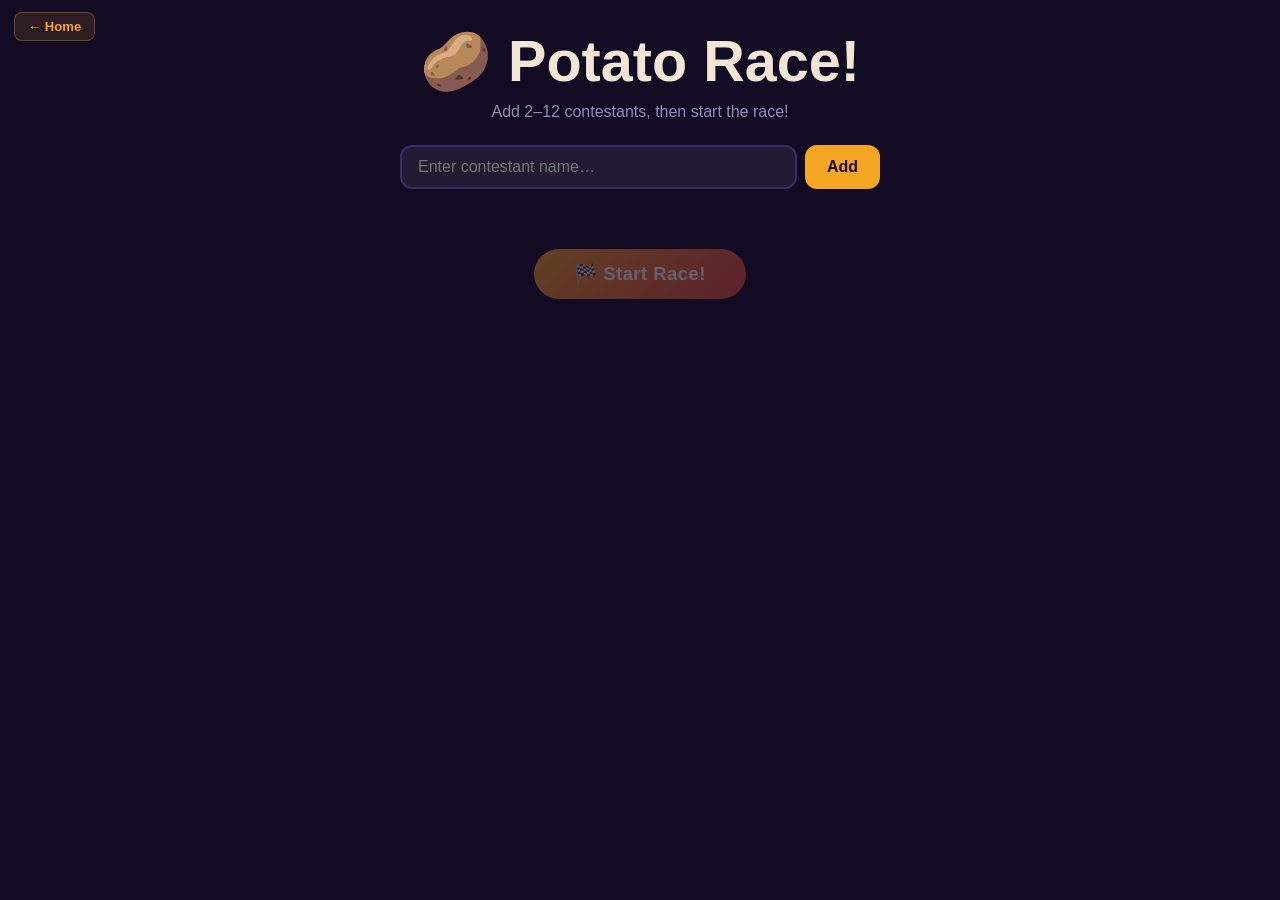
<file: potato-race.html>
<!DOCTYPE html>
<html lang="en">
<head>
  <meta charset="UTF-8" />
  <meta name="viewport" content="width=device-width, initial-scale=1.0" />
  <title>🥔 Potato Race!</title>
  <style>
/* ─── Reset & custom properties ──────────────────────────────── */
*, *::before, *::after { box-sizing: border-box; margin: 0; padding: 0; }

:root {
  --bg:          #130a24;
  --bg2:         #1e0f38;
  --accent:      #f5a623;
  --accent-glow: rgba(245, 166, 35, 0.45);
  --text:        #f0e6d3;
  --muted:       #9a88b5;
  --track-bg:    #3b2a1f;
  --track-line:  rgba(255,255,255,.08);
  --radius:      12px;
  --shadow:      0 6px 28px rgba(0,0,0,.55);
}

html, body {
  height: 100%;
  font-family: 'Segoe UI', Tahoma, Geneva, Verdana, sans-serif;
  background: var(--bg);
  color: var(--text);
  overflow-x: hidden;
}

/* ─── Screens ─────────────────────────────────────────────────── */
.screen {
  display: none;
  flex-direction: column;
  align-items: center;
  min-height: 100dvh;
  padding: 28px 16px 40px;
}
.screen.active { display: flex; }

/* ─── Setup Screen ────────────────────────────────────────────── */
.logo {
  font-size: clamp(2rem, 6vw, 3.6rem);
  animation: glow 2.4s ease-in-out infinite alternate;
  margin-bottom: 8px;
}

@keyframes glow {
  from { text-shadow: 0 0 12px var(--accent), 0 0 24px var(--accent-glow); }
  to   { text-shadow: 0 0 22px var(--accent), 0 0 48px var(--accent-glow),
                      0 0 70px rgba(245,166,35,.15); }
}

.subtitle {
  color: var(--muted);
  margin-bottom: 24px;
  font-size: 1rem;
}

/* Add-form */
#add-form {
  display: flex;
  gap: 8px;
  width: 100%;
  max-width: 480px;
  margin-bottom: 4px;
}

#name-input {
  flex: 1;
  padding: 11px 16px;
  border-radius: var(--radius);
  border: 2px solid #3d2a6a;
  background: rgba(255,255,255,.07);
  color: var(--text);
  font-size: 1rem;
  outline: none;
  transition: border-color .2s;
}
#name-input:focus   { border-color: var(--accent); }
#name-input.shake   { animation: shake .4s ease; }
#name-input:disabled { opacity: .45; }

@keyframes shake {
  0%,100% { transform: translateX(0); }
  20%     { transform: translateX(-8px); }
  40%     { transform: translateX(8px); }
  60%     { transform: translateX(-5px); }
  80%     { transform: translateX(5px); }
}

#add-btn {
  padding: 11px 22px;
  border-radius: var(--radius);
  border: none;
  background: var(--accent);
  color: #1a0a2e;
  font-size: 1rem;
  font-weight: 700;
  cursor: pointer;
  transition: background .2s, transform .1s;
}
#add-btn:hover:not(:disabled)   { background: #f7bc50; }
#add-btn:active:not(:disabled)  { transform: scale(.95); }
#add-btn:disabled               { opacity: .38; cursor: default; }

.error-msg {
  color: #ff6b6b;
  font-size: .85rem;
  min-height: 1.3em;
  margin-bottom: 10px;
  width: 100%;
  max-width: 480px;
}

/* Contestant list */
#contestant-list {
  width: 100%;
  max-width: 480px;
  display: flex;
  flex-direction: column;
  gap: 8px;
  margin-bottom: 28px;
  max-height: 56vh;
  overflow-y: auto;
}

.contestant-entry {
  display: flex;
  align-items: center;
  gap: 12px;
  background: rgba(255,255,255,.05);
  border: 2px solid var(--c-color, #666);
  border-radius: var(--radius);
  padding: 7px 12px;
  animation: slideIn .22s ease;
}

@keyframes slideIn {
  from { opacity: 0; transform: translateY(-8px); }
  to   { opacity: 1; transform: translateY(0);    }
}

/* Mini potato in list */
.entry-potato {
  position: relative;
  width: 42px;
  height: 38px;
  flex-shrink: 0;
}
.entry-avatar {
  position: absolute;
  top: 0;
  left: 50%;
  transform: translateX(-50%);
  font-size: 14px;
  line-height: 1;
  z-index: 1;
}
.entry-potato-body {
  position: absolute;
  bottom: 2px;
  left: 50%;
  transform: translateX(-50%);
  width: 36px;
  height: 25px;
  background: var(--c-color, #c8a96e);
  border-radius: 50% 56% 50% 56% / 56% 50% 56% 50%;
  box-shadow: 0 2px 6px rgba(0,0,0,.35);
}
.entry-potato-body::before,
.entry-potato-body::after {
  content: '';
  position: absolute;
  background: rgba(0,0,0,.22);
  border-radius: 50%;
}
.entry-potato-body::before { width: 6px; height: 6px; top: 6px; left: 7px; }
.entry-potato-body::after  { width: 4px; height: 4px; bottom: 5px; right: 8px; }

.entry-name {
  flex: 1;
  font-size: .95rem;
  font-weight: 700;
  color: var(--c-color, var(--text));
  white-space: nowrap;
  overflow: hidden;
  text-overflow: ellipsis;
}

.entry-remove {
  background: none;
  border: 1px solid rgba(255,255,255,.18);
  color: #ff6b6b;
  border-radius: 50%;
  width: 28px;
  height: 28px;
  font-size: .78rem;
  cursor: pointer;
  display: flex;
  align-items: center;
  justify-content: center;
  flex-shrink: 0;
  transition: background .15s;
}
.entry-remove:hover { background: rgba(255,107,107,.2); }

/* Primary button */
.primary-btn {
  padding: 14px 40px;
  border-radius: 50px;
  border: none;
  background: linear-gradient(135deg, #f5a623 0%, #e74c3c 100%);
  color: #fff;
  font-size: 1.15rem;
  font-weight: 700;
  cursor: pointer;
  box-shadow: 0 4px 18px rgba(231,76,60,.38);
  letter-spacing: .5px;
  transition: transform .15s, box-shadow .15s;
}
.primary-btn:hover:not(:disabled) {
  transform: translateY(-3px);
  box-shadow: 0 8px 24px rgba(231,76,60,.5);
}
.primary-btn:active:not(:disabled) { transform: translateY(0); }
.primary-btn:disabled { opacity: .35; cursor: default; box-shadow: none; }

/* ─── Race Screen ─────────────────────────────────────────────── */
.race-title {
  font-size: clamp(1.3rem, 4vw, 2rem);
  margin-bottom: 14px;
  text-shadow: 0 0 10px var(--accent);
}

#race-wrapper {
  width: 100%;
  max-width: 960px;
  display: flex;
  align-items: stretch;
  gap: 6px;
  flex: 1;
}

/* Side posts */
#start-post, #finish-post {
  writing-mode: vertical-rl;
  text-orientation: mixed;
  padding: 6px 5px;
  background: rgba(255,255,255,.07);
  border-radius: 6px;
  font-size: .68rem;
  font-weight: 700;
  letter-spacing: 2px;
  color: #bbb;
  display: flex;
  align-items: center;
  justify-content: center;
  flex-shrink: 0;
}
#finish-post { color: var(--accent); }

/* Lanes container */
#lanes-container {
  flex: 1;
  display: flex;
  flex-direction: column;
  background: var(--track-bg);
  border-radius: var(--radius);
  overflow: hidden;
  border: 2px solid #5d3f2a;
  box-shadow: var(--shadow), inset 0 0 40px rgba(0,0,0,.3);
}

/* Individual lane */
.lane {
  flex: 1;
  display: flex;
  align-items: center;
  min-height: 48px;
  border-bottom: 1px dashed var(--track-line);
  position: relative;
}
.lane:last-child { border-bottom: none; }

/* Alternating lane tint for readability */
.lane:nth-child(even) { background: rgba(255,255,255,.028); }

.lane-label {
  width: 88px;
  padding: 0 8px 0 10px;
  font-size: .7rem;
  font-weight: 700;
  white-space: nowrap;
  overflow: hidden;
  text-overflow: ellipsis;
  text-align: right;
  flex-shrink: 0;
  border-right: 2px solid rgba(255,255,255,.09);
}

.lane-track {
  flex: 1;
  position: relative;
  height: 100%;
  overflow: hidden;
}

/* ── Racer ── */
.racer {
  position: absolute;
  top: 0;
  bottom: 0;
  left: 0;
  margin: auto 0;
  width: 50px;
  height: 52px;
  display: flex;
  flex-direction: column;
  align-items: center;
  justify-content: flex-end;
}

.racer-avatar {
  font-size: .95rem;
  line-height: 1;
  margin-bottom: -1px;
  z-index: 1;
  pointer-events: none;
}

.racer-potato {
  width: 46px;
  height: 31px;
  border-radius: 50% 56% 50% 56% / 56% 50% 56% 50%;
  box-shadow: 0 3px 7px rgba(0,0,0,.45);
  position: relative;
}
.racer-potato::before,
.racer-potato::after {
  content: '';
  position: absolute;
  background: rgba(0,0,0,.22);
  border-radius: 50%;
}
.racer-potato::before { width: 7px; height: 7px; top: 7px;    left: 9px;  }
.racer-potato::after  { width: 5px; height: 5px; bottom: 6px; right: 10px; }

/* Speed-burst visual */
.racer.burst .racer-potato {
  filter: brightness(1.25);
}
.racer.burst::after {
  content: '💨';
  position: absolute;
  right: 100%;
  top: 50%;
  transform: translateY(-50%);
  font-size: .85rem;
  pointer-events: none;
  animation: poof .4s ease forwards;
}

@keyframes poof {
  from { opacity: 1; transform: translateY(-50%) translateX(0); }
  to   { opacity: 0; transform: translateY(-50%) translateX(-16px); }
}

/* Stumble visual */
.racer.stumble .racer-potato {
  filter: brightness(.8) saturate(.6);
}

/* Finished state */
.racer.finished .racer-potato {
  animation: celebrate .5s ease infinite alternate;
}
@keyframes celebrate {
  from { transform: scale(1) rotate(-6deg); }
  to   { transform: scale(1.12) rotate(6deg); }
}

/* ── Countdown overlay ── */
#countdown-overlay {
  position: fixed;
  inset: 0;
  background: rgba(0,0,0,.76);
  display: flex;
  align-items: center;
  justify-content: center;
  z-index: 200;
}
#countdown-overlay.hidden { display: none; }

#countdown-num {
  font-size: clamp(5rem, 22vw, 11rem);
  font-weight: 900;
  color: #fff;
  text-shadow: 0 0 30px var(--accent), 0 0 60px var(--accent-glow);
  line-height: 1;
}
#countdown-num.pop {
  animation: popIn .75s cubic-bezier(.36,1.56,.64,1) forwards;
}
#countdown-num.go {
  animation: popIn .5s cubic-bezier(.36,1.56,.64,1) forwards,
             rainbow .5s linear infinite;
}

@keyframes popIn {
  0%   { transform: scale(.2);    opacity: 0; }
  65%  { transform: scale(1.18);  opacity: 1; }
  100% { transform: scale(1);     opacity: 1; }
}
@keyframes rainbow {
  0%   { color: #ff6b6b; }
  16%  { color: #ffa94d; }
  33%  { color: #ffd43b; }
  50%  { color: #69db7c; }
  66%  { color: #4dabf7; }
  83%  { color: #da77f2; }
  100% { color: #ff6b6b; }
}

/* ─── Results Screen ──────────────────────────────────────────── */
#results-screen {
  justify-content: center;
  position: relative;
  overflow: hidden;
}

#confetti-container {
  position: fixed;
  inset: 0;
  pointer-events: none;
  z-index: 0;
  overflow: hidden;
}

.confetti-piece {
  position: absolute;
  top: -24px;
  animation: confettiFall var(--dur, 3s) var(--delay, 0s) ease-in forwards;
}

@keyframes confettiFall {
  0%   { top: -24px;  opacity: 1; transform: rotate(0deg)   translateX(0); }
  40%  {              opacity: 1; }
  100% { top: 108vh;  opacity: 0; transform: rotate(720deg) translateX(var(--drift, 0px)); }
}

#winner-panel {
  position: relative;
  z-index: 1;
  display: flex;
  flex-direction: column;
  align-items: center;
  gap: 14px;
  background: rgba(255,255,255,.06);
  border: 2px solid rgba(245,166,35,.35);
  border-radius: 24px;
  padding: 44px 56px;
  box-shadow: var(--shadow), 0 0 70px rgba(245,166,35,.18);
  margin-bottom: 36px;
  animation: slideUp .55s cubic-bezier(.25,1,.5,1);
}

@keyframes slideUp {
  from { opacity: 0; transform: translateY(50px); }
  to   { opacity: 1; transform: translateY(0);    }
}

.trophy {
  font-size: 5.5rem;
  line-height: 1;
  animation: trophyBounce .9s ease infinite alternate;
  filter: drop-shadow(0 0 22px rgba(245,166,35,.75));
}
@keyframes trophyBounce {
  from { transform: translateY(0)    rotate(-3deg); }
  to   { transform: translateY(-14px) rotate(3deg);  }
}

.winner-label {
  font-size: 1.7rem;
  color: var(--accent);
  text-transform: uppercase;
  letter-spacing: 4px;
}

/* Winner potato (large) */
#winner-potato {
  position: relative;
  width: 72px;
  height: 66px;
  display: flex;
  flex-direction: column;
  align-items: center;
  justify-content: flex-end;
}
.result-avatar {
  font-size: 2rem;
  line-height: 1;
  margin-bottom: -2px;
  z-index: 1;
}
.result-potato-body {
  width: 64px;
  height: 43px;
  border-radius: 50% 56% 50% 56% / 56% 50% 56% 50%;
  box-shadow: 0 5px 14px rgba(0,0,0,.45);
  position: relative;
}
.result-potato-body::before,
.result-potato-body::after {
  content: '';
  position: absolute;
  background: rgba(0,0,0,.22);
  border-radius: 50%;
}
.result-potato-body::before { width: 9px;  height: 9px;  top: 9px;    left: 11px; }
.result-potato-body::after  { width: 7px;  height: 7px;  bottom: 8px; right: 12px; }

#winner-name {
  font-size: 2.2rem;
  font-weight: 900;
  letter-spacing: 1px;
}

/* ─── Scrollbar ───────────────────────────────────────────────── */
::-webkit-scrollbar { width: 5px; }
::-webkit-scrollbar-track { background: transparent; }
::-webkit-scrollbar-thumb { background: rgba(255,255,255,.18); border-radius: 3px; }
  </style>
</head>
<body>
<a href="index.html" style="position:fixed;top:12px;left:14px;z-index:999;background:rgba(245,166,35,.12);border:1px solid rgba(245,166,35,.3);color:#f5a623;text-decoration:none;padding:6px 13px;border-radius:8px;font-size:.82rem;font-weight:700;transition:background .2s">← Home</a>

  <!-- ══════════════════════════════════════════ Setup Screen ══ -->
  <div id="setup-screen" class="screen active">
    <h1 class="logo">🥔 Potato Race!</h1>
    <p class="subtitle">Add 2–12 contestants, then start the race!</p>

    <div id="add-form">
      <input id="name-input" type="text" maxlength="20"
             placeholder="Enter contestant name…" autocomplete="off" />
      <button id="add-btn">Add</button>
    </div>
    <p id="add-error" class="error-msg">&nbsp;</p>

    <div id="contestant-list"></div>

    <button id="start-btn" class="primary-btn" disabled>🏁 Start Race!</button>
  </div>

  <!-- ══════════════════════════════════════════ Race Screen ═══ -->
  <div id="race-screen" class="screen">

    <div id="countdown-overlay" class="hidden">
      <div id="countdown-num">3</div>
    </div>

    <h2 class="race-title">🥔 Potato Race!</h2>

    <div id="race-wrapper">
      <div id="start-post">START</div>
      <div id="lanes-container"></div>
      <div id="finish-post">FINISH&nbsp;🏁</div>
    </div>
  </div>

  <!-- ════════════════════════════════════════ Results Screen ══ -->
  <div id="results-screen" class="screen">
    <div id="confetti-container" aria-hidden="true"></div>

    <div id="winner-panel">
      <div class="trophy" aria-label="trophy">🏆</div>
      <h2 class="winner-label">Winner!</h2>
      <div id="winner-potato" aria-hidden="true"></div>
      <div id="winner-name"></div>
    </div>

    <button id="reset-btn" class="primary-btn">🔄 Race Again!</button>
  </div>

  <script>
'use strict';

/* ─── Constants ──────────────────────────────────────────────── */

const AVATARS = [
  '🧑‍🌾', '👩‍🍳', '🧙', '🧛', '🤠', '🥷',
  '🧜', '🧚', '👾', '🤖', '🎅', '🦸',
];

const COLORS = [
  '#e74c3c', '#e67e22', '#f1c40f', '#2ecc71',
  '#1abc9c', '#3498db', '#9b59b6', '#e91e63',
  '#ff5722', '#00bcd4', '#8bc34a', '#ff9800',
];

/* ─── State ──────────────────────────────────────────────────── */

/** @type {Array<Contestant>} */
let contestants = [];

/** @type {'setup'|'countdown'|'racing'|'finished'} */
let gameState = 'setup';

let animationId = null;
let lastTimestamp = 0;

/** @type {Contestant|null} */
let winner = null;

/**
 * @typedef {Object} Contestant
 * @property {number}  id
 * @property {string}  name
 * @property {string}  avatar
 * @property {string}  color
 * @property {number}  position        – 0–100 (%)
 * @property {number}  speed           – % per second
 * @property {number}  speedTimer      – ms since last speed change
 * @property {number}  nextSpeedChange – ms until next speed change
 * @property {boolean} finished
 * @property {HTMLElement|null} el         – .racer element
 * @property {HTMLElement|null} trackEl    – .lane-track element
 */

/* ─── DOM refs ───────────────────────────────────────────────── */

const setupScreen   = document.getElementById('setup-screen');
const raceScreen    = document.getElementById('race-screen');
const resultsScreen = document.getElementById('results-screen');

const nameInput  = document.getElementById('name-input');
const addBtn     = document.getElementById('add-btn');
const startBtn   = document.getElementById('start-btn');
const errorMsg   = document.getElementById('add-error');
const listEl     = document.getElementById('contestant-list');
const lanesEl    = document.getElementById('lanes-container');

const countdownOverlay = document.getElementById('countdown-overlay');
const countdownNum     = document.getElementById('countdown-num');

const winnerPotatoEl = document.getElementById('winner-potato');
const winnerNameEl   = document.getElementById('winner-name');
const resetBtn       = document.getElementById('reset-btn');
const confettiEl     = document.getElementById('confetti-container');

/* ─── Screen switching ───────────────────────────────────────── */

function showScreen(id) {
  [setupScreen, raceScreen, resultsScreen].forEach(s => s.classList.remove('active'));
  document.getElementById(`${id}-screen`).classList.add('active');
}

/* ─── Setup helpers ──────────────────────────────────────────── */

function setError(msg) {
  errorMsg.textContent = msg || '\u00a0';
}

function addContestant() {
  const name = nameInput.value.trim();

  if (!name) {
    nameInput.focus();
    return;
  }

  if (contestants.length >= 12) {
    setError('Maximum 12 contestants reached.');
    return;
  }

  if (contestants.some(c => c.name.toLowerCase() === name.toLowerCase())) {
    setError('That name is already taken — try another!');
    nameInput.classList.add('shake');
    nameInput.addEventListener('animationend', () => nameInput.classList.remove('shake'), { once: true });
    return;
  }

  setError('');

  const idx = contestants.length;
  contestants.push({
    id: idx,
    name,
    avatar: AVATARS[idx % AVATARS.length],
    color:  COLORS[idx % COLORS.length],
    position: 0,
    speed: 0,
    speedTimer: 0,
    nextSpeedChange: 0,
    finished: false,
    el: null,
    trackEl: null,
  });

  nameInput.value = '';
  nameInput.focus();
  renderList();
  startBtn.disabled = contestants.length < 2;

  if (contestants.length >= 12) {
    addBtn.disabled    = true;
    nameInput.disabled = true;
    nameInput.placeholder = 'Max 12 contestants reached';
  }
}

function removeContestant(idx) {
  contestants.splice(idx, 1);

  // Re-index colours/avatars so they stay consistent
  contestants.forEach((c, i) => {
    c.id     = i;
    c.color  = COLORS[i % COLORS.length];
    c.avatar = AVATARS[i % AVATARS.length];
  });

  addBtn.disabled    = false;
  nameInput.disabled = false;
  nameInput.placeholder = 'Enter contestant name…';
  setError('');
  renderList();
  startBtn.disabled = contestants.length < 2;
}

function renderList() {
  listEl.innerHTML = '';
  contestants.forEach((c, i) => {
    const div = document.createElement('div');
    div.className = 'contestant-entry';
    div.style.setProperty('--c-color', c.color);

    div.innerHTML = `
      <div class="entry-potato">
        <span class="entry-avatar">${c.avatar}</span>
        <div class="entry-potato-body"></div>
      </div>
      <span class="entry-name">${escHtml(c.name)}</span>
      <button class="entry-remove" aria-label="Remove ${escHtml(c.name)}">✕</button>
    `;

    div.querySelector('.entry-remove').addEventListener('click', () => removeContestant(i));
    listEl.appendChild(div);
  });
}

/* ─── Race setup ─────────────────────────────────────────────── */

function startRace() {
  winner    = null;
  gameState = 'countdown';
  showScreen('race');
  buildTrack();
  runCountdown();
}

function buildTrack() {
  lanesEl.innerHTML = '';

  contestants.forEach((c, i) => {
    c.position        = 0;
    c.speed           = randomBetween(8, 14);
    c.speedTimer      = 0;
    c.nextSpeedChange = randomBetween(400, 1100);
    c.finished        = false;

    const lane = document.createElement('div');
    lane.className = 'lane';

    const label = document.createElement('div');
    label.className  = 'lane-label';
    label.style.color = c.color;
    label.textContent = c.name;

    const track = document.createElement('div');
    track.className = 'lane-track';

    const racer = document.createElement('div');
    racer.className = 'racer';
    racer.id        = `racer-${i}`;
    racer.innerHTML = `
      <span class="racer-avatar">${c.avatar}</span>
      <div class="racer-potato" style="background:${c.color}"></div>
    `;

    track.appendChild(racer);
    lane.appendChild(label);
    lane.appendChild(track);
    lanesEl.appendChild(lane);

    c.el      = racer;
    c.trackEl = track;
  });
}

/* ─── Countdown ──────────────────────────────────────────────── */

function runCountdown() {
  countdownOverlay.classList.remove('hidden');
  let count = 3;

  function tick() {
    if (count > 0) {
      countdownNum.textContent = count;
      reflow(countdownNum);
      countdownNum.className = 'pop';
      count--;
      setTimeout(tick, 1000);
    } else {
      countdownNum.textContent = 'GO! 🚀';
      reflow(countdownNum);
      countdownNum.className = 'go';
      setTimeout(() => {
        countdownOverlay.classList.add('hidden');
        countdownNum.className = '';
        beginRacing();
      }, 900);
    }
  }

  tick();
}

/** Force a style recalculation to restart CSS animations */
function reflow(el) {
  // eslint-disable-next-line no-unused-expressions
  el.offsetWidth;
}

/* ─── Race loop ──────────────────────────────────────────────── */

function beginRacing() {
  gameState     = 'racing';
  lastTimestamp = 0;
  animationId   = requestAnimationFrame(raceLoop);
}

function raceLoop(timestamp) {
  if (gameState !== 'racing') return;

  if (!lastTimestamp) lastTimestamp = timestamp;

  // Cap delta to 50 ms so a hidden/paused tab doesn't cause huge jumps
  const dt = Math.min((timestamp - lastTimestamp) / 1000, 0.05);
  lastTimestamp = timestamp;

  let newWinner = null;

  contestants.forEach(c => {
    if (c.finished) return;

    // Periodically pick a new random speed
    c.speedTimer += dt * 1000;
    if (c.speedTimer >= c.nextSpeedChange) {
      c.speedTimer      = 0;
      c.nextSpeedChange = randomBetween(200, 900);
      applyNewSpeed(c, timestamp);
    }

    c.position += c.speed * dt;

    if (c.position >= 100) {
      c.position = 100;
      c.finished = true;
      if (!newWinner && !winner) newWinner = c;
    }

    positionRacer(c, timestamp);
  });

  if (newWinner) {
    winner    = newWinner;
    gameState = 'finished';
    if (animationId) cancelAnimationFrame(animationId);
    winner.el.classList.add('finished');
    setTimeout(showResults, 1000);
    return;
  }

  animationId = requestAnimationFrame(raceLoop);
}

/**
 * Choose a new speed for a contestant.
 * Bursts happen ~20 % of the time, stumbles ~15 % of the time.
 */
function applyNewSpeed(c, timestamp) {
  const r = Math.random();
  let burst    = false;
  let stumble  = false;

  if (r < 0.20) {
    c.speed = randomBetween(28, 45); // burst
    burst   = true;
  } else if (r < 0.35) {
    c.speed  = randomBetween(1, 4);  // stumble
    stumble  = true;
  } else {
    c.speed = randomBetween(8, 18);  // normal
  }

  if (c.el) {
    c.el.classList.toggle('burst',   burst);
    c.el.classList.toggle('stumble', stumble);
  }
}

/** Move the racer element to its current position with a subtle bounce. */
function positionRacer(c, timestamp) {
  if (!c.el || !c.trackEl) return;

  const trackW  = c.trackEl.clientWidth;
  const racerW  = 50; // px, matches CSS
  const maxPx   = Math.max(0, trackW - racerW - 6);
  const offsetX = (c.position / 100) * maxPx;

  // Different phase per contestant so they don't all bounce together
  const bounce = Math.sin(timestamp / 110 + c.id * 0.9) * 3;

  c.el.style.transform = `translateX(${offsetX}px) translateY(${bounce}px)`;
}

/* ─── Results ────────────────────────────────────────────────── */

function showResults() {
  showScreen('results');

  winnerNameEl.textContent  = winner.name;
  winnerNameEl.style.color  = winner.color;

  winnerPotatoEl.innerHTML = `
    <span class="result-avatar">${winner.avatar}</span>
    <div class="result-potato-body" style="background:${winner.color}"></div>
  `;

  spawnConfetti();
}

function spawnConfetti() {
  confettiEl.innerHTML = '';
  const count = 90;
  for (let i = 0; i < count; i++) {
    const piece = document.createElement('div');
    piece.className = 'confetti-piece';

    const size  = 7 + Math.random() * 9;
    const drift = (Math.random() - 0.5) * 220;
    const isCircle = Math.random() > 0.5;

    Object.assign(piece.style, {
      left:            `${Math.random() * 100}%`,
      width:           `${size}px`,
      height:          `${size}px`,
      background:      COLORS[Math.floor(Math.random() * COLORS.length)],
      borderRadius:    isCircle ? '50%' : '2px',
      '--dur':         `${2 + Math.random() * 2}s`,
      '--delay':       `${Math.random() * 2.2}s`,
      '--drift':       `${drift}px`,
    });

    confettiEl.appendChild(piece);
  }
}

/* ─── Reset ──────────────────────────────────────────────────── */

function resetGame() {
  if (animationId) {
    cancelAnimationFrame(animationId);
    animationId = null;
  }

  contestants        = [];
  winner             = null;
  gameState          = 'setup';
  listEl.innerHTML   = '';
  nameInput.value    = '';
  nameInput.disabled = false;
  nameInput.placeholder = 'Enter contestant name…';
  addBtn.disabled    = false;
  startBtn.disabled  = true;
  setError('');

  showScreen('setup');
  nameInput.focus();
}

/* ─── Utilities ──────────────────────────────────────────────── */

function randomBetween(min, max) {
  return Math.random() * (max - min) + min;
}

/** Minimal HTML-entity escaping to avoid XSS in innerHTML. */
function escHtml(str) {
  return str
    .replace(/&/g, '&amp;')
    .replace(/</g, '&lt;')
    .replace(/>/g, '&gt;')
    .replace(/"/g, '&quot;')
    .replace(/'/g, '&#39;');
}

/* ─── Event listeners ────────────────────────────────────────── */

addBtn.addEventListener('click', addContestant);
nameInput.addEventListener('keydown', e => { if (e.key === 'Enter') addContestant(); });
startBtn.addEventListener('click', startRace);
resetBtn.addEventListener('click', resetGame);
  </script>
</body>
</html>
</file>
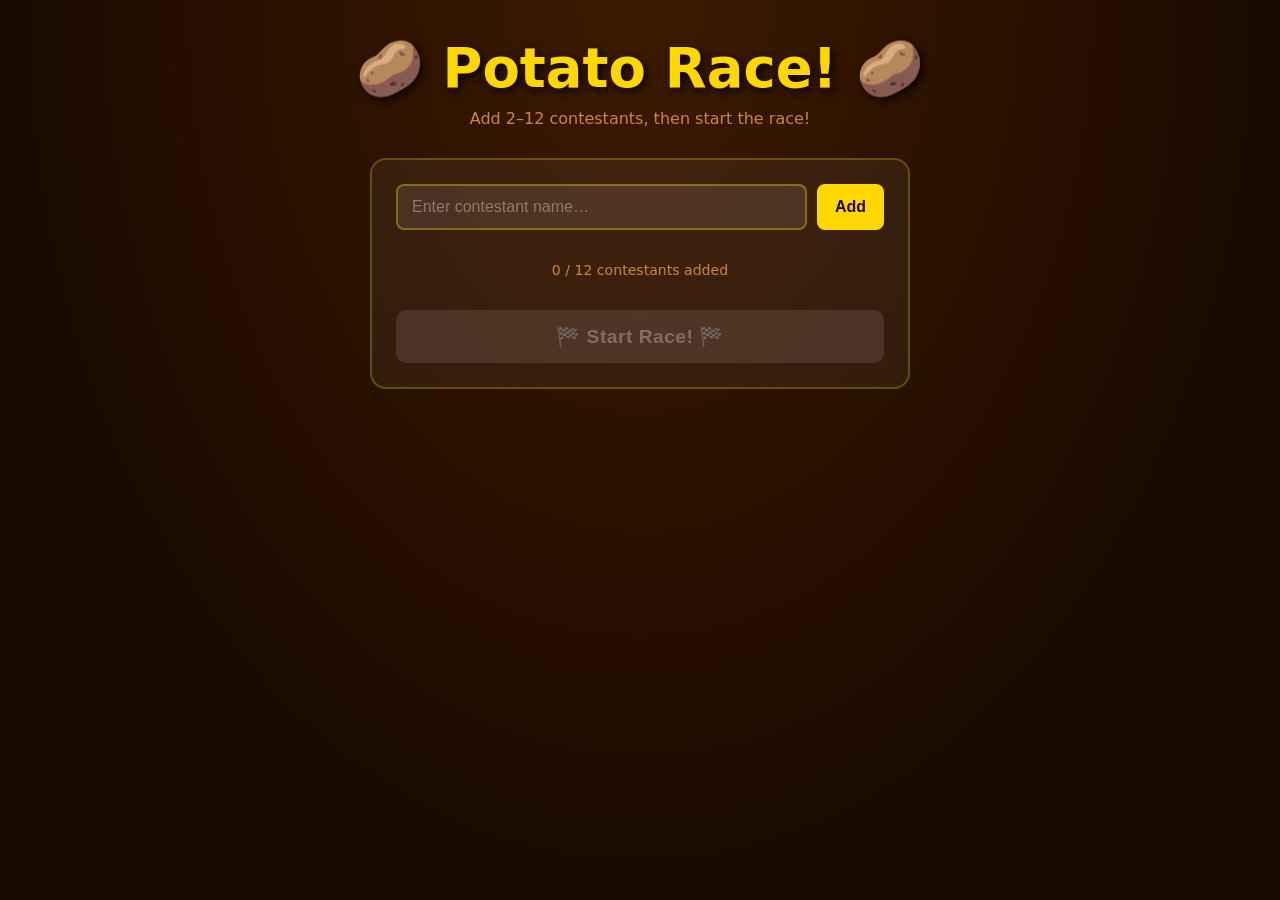
<file: potato-race2.html>
<!DOCTYPE html>
<html lang="en">
<head>
  <meta charset="UTF-8" />
  <meta name="viewport" content="width=device-width, initial-scale=1.0" />
  <title>🥔 Potato Race!</title>
  <style>
    * { margin: 0; padding: 0; box-sizing: border-box; }

    body {
      font-family: 'Segoe UI', system-ui, sans-serif;
      background: #1a0a00;
      color: #fff;
      overflow-x: hidden;
    }

    /* ── screen routing ── */
    .screen { display: none; }

    #setup-screen.active {
      display: flex;
      flex-direction: column;
      align-items: center;
      min-height: 100vh;
      background: radial-gradient(ellipse at top, #3d1a00 0%, #1a0a00 70%);
      padding: 36px 16px 48px;
    }

    #race-screen.active {
      display: block;
      background: #0a1a0a;
      overflow-y: auto;
      min-height: 100vh;
    }

    #winner-screen.active {
      display: flex;
      flex-direction: column;
      align-items: center;
      min-height: 100vh;
      background: radial-gradient(ellipse at top, #1a0a3d 0%, #1a0a00 70%);
      padding: 40px 16px 60px;
    }

    /* ── setup screen ── */
    .game-title {
      font-size: clamp(2rem, 6vw, 3.4rem);
      font-weight: 900;
      color: #FFD700;
      text-shadow: 3px 3px 8px rgba(0,0,0,.8);
      text-align: center;
      line-height: 1.2;
    }

    .game-subtitle {
      margin-top: 8px;
      font-size: 1rem;
      color: #CD853F;
      text-align: center;
    }

    .setup-box {
      margin-top: 30px;
      background: rgba(255,255,255,.05);
      border: 2px solid rgba(255,215,0,.25);
      border-radius: 16px;
      padding: 24px;
      width: 100%;
      max-width: 540px;
    }

    .add-row {
      display: flex;
      gap: 10px;
    }

    .contestant-input {
      flex: 1;
      padding: 12px 14px;
      border-radius: 8px;
      border: 2px solid rgba(255,215,0,.35);
      background: rgba(255,255,255,.09);
      color: #fff;
      font-size: 1rem;
      outline: none;
      transition: border-color .2s;
    }
    .contestant-input::placeholder { color: rgba(255,255,255,.35); }
    .contestant-input:focus { border-color: #FFD700; }

    .btn-add {
      padding: 12px 18px;
      background: #FFD700;
      color: #1a0a00;
      border: none;
      border-radius: 8px;
      font-size: 1rem;
      font-weight: 700;
      cursor: pointer;
      transition: transform .1s, background .2s;
      white-space: nowrap;
    }
    .btn-add:hover { background: #FFC107; transform: translateY(-2px); }
    .btn-add:active { transform: translateY(0); }

    .error-msg {
      min-height: 20px;
      margin-top: 6px;
      font-size: .85rem;
      color: #FF6B6B;
    }

    .contestant-count {
      text-align: center;
      color: #CD853F;
      font-size: .88rem;
      margin: 6px 0 12px;
    }

    .contestant-list {
      list-style: none;
      display: flex;
      flex-direction: column;
      gap: 8px;
      max-height: 360px;
      overflow-y: auto;
      margin-bottom: 20px;
      padding-right: 2px;
    }

    .contestant-item {
      display: flex;
      align-items: center;
      gap: 10px;
      padding: 10px 12px;
      background: rgba(255,255,255,.07);
      border-radius: 8px;
      animation: slideIn .25s ease;
    }

    @keyframes slideIn {
      from { opacity: 0; transform: translateX(-16px); }
      to   { opacity: 1; transform: translateX(0); }
    }

    .color-dot {
      width: 26px;
      height: 26px;
      border-radius: 50%;
      flex-shrink: 0;
      border: 2px solid rgba(255,255,255,.3);
    }

    .contestant-label { flex: 1; font-size: .95rem; font-weight: 600; }

    .btn-remove {
      background: none;
      border: none;
      color: rgba(255,100,100,.65);
      font-size: 1.1rem;
      cursor: pointer;
      padding: 2px 6px;
      border-radius: 4px;
      transition: color .2s;
    }
    .btn-remove:hover { color: #FF6B6B; }

    .btn-start {
      width: 100%;
      padding: 15px;
      background: linear-gradient(135deg, #FFD700, #FF8C00);
      color: #1a0a00;
      border: none;
      border-radius: 10px;
      font-size: 1.2rem;
      font-weight: 900;
      cursor: pointer;
      letter-spacing: .5px;
      transition: transform .2s, box-shadow .2s;
    }
    .btn-start:disabled {
      background: rgba(255,255,255,.1);
      color: rgba(255,255,255,.28);
      cursor: not-allowed;
    }
    .btn-start:not(:disabled):hover {
      transform: translateY(-3px);
      box-shadow: 0 8px 22px rgba(255,215,0,.4);
    }

    /* ── race screen ── */
    #raceCanvas { display: block; }

    .countdown-overlay {
      position: fixed;
      inset: 0;
      display: flex;
      align-items: center;
      justify-content: center;
      background: rgba(0,0,0,.72);
      z-index: 200;
    }
    .countdown-overlay.hidden { display: none; }

    .countdown-text {
      font-weight: 900;
      text-align: center;
      line-height: 1;
      user-select: none;
    }
    .countdown-text.num {
      font-size: min(35vw, 220px);
      color: #FFD700;
      text-shadow: 0 0 50px rgba(255,215,0,.7), 5px 5px 0 rgba(0,0,0,.5);
      animation: popIn .7s ease-out forwards;
    }
    .countdown-text.go {
      font-size: min(25vw, 160px);
      color: #6BCB77;
      text-shadow: 0 0 50px rgba(107,203,119,.8), 5px 5px 0 rgba(0,0,0,.5);
      animation: goPop .55s ease-out forwards;
    }

    @keyframes popIn {
      0%   { transform: scale(.2); opacity: 0; }
      60%  { transform: scale(1.25); opacity: 1; }
      100% { transform: scale(1); opacity: 1; }
    }
    @keyframes goPop {
      0%   { transform: scale(.2) rotate(-12deg); opacity: 0; }
      55%  { transform: scale(1.35) rotate(6deg); opacity: 1; }
      100% { transform: scale(1) rotate(0); opacity: 1; }
    }

    /* ── winner screen ── */
    .winner-crown { font-size: 4rem; animation: crownBob 1.1s ease-in-out infinite alternate; }
    @keyframes crownBob {
      from { transform: translateY(0) rotate(-6deg); }
      to   { transform: translateY(-14px) rotate(6deg); }
    }

    .winner-headline {
      margin-top: 10px;
      font-size: clamp(1.6rem, 5vw, 2.4rem);
      font-weight: 900;
      color: #FFD700;
      text-shadow: 2px 2px 6px rgba(0,0,0,.6);
      text-align: center;
    }

    #winnerName {
      font-size: clamp(2rem, 7vw, 3rem);
      font-weight: 900;
      margin: 10px 0 4px;
      text-align: center;
    }

    .winner-canvas-wrap {
      margin: 18px auto 0;
      border-radius: 14px;
      overflow: hidden;
      border: 3px solid rgba(255,215,0,.45);
      background: rgba(255,255,255,.05);
    }

    #winnerCanvas { display: block; }

    .btn-reset {
      margin-top: 28px;
      padding: 15px 44px;
      background: linear-gradient(135deg, #6BCB77, #4D96FF);
      color: #fff;
      border: none;
      border-radius: 10px;
      font-size: 1.2rem;
      font-weight: 800;
      cursor: pointer;
      transition: transform .2s, box-shadow .2s;
      letter-spacing: .5px;
    }
    .btn-reset:hover {
      transform: translateY(-3px);
      box-shadow: 0 8px 22px rgba(77,150,255,.45);
    }

    /* ── confetti canvas ── */
    #confettiCanvas {
      position: fixed;
      inset: 0;
      pointer-events: none;
      z-index: 999;
    }
  </style>
</head>
<body>

<!-- ═══════════════════════ SETUP SCREEN ═══════════════════════ -->
<div id="setup-screen" class="screen active">
  <h1 class="game-title">🥔 Potato Race! 🥔</h1>
  <p class="game-subtitle">Add 2–12 contestants, then start the race!</p>

  <div class="setup-box">
    <div class="add-row">
      <input
        type="text"
        id="contestantInput"
        class="contestant-input"
        placeholder="Enter contestant name…"
        maxlength="18"
        autocomplete="off"
      />
      <button class="btn-add" id="btnAdd">Add</button>
    </div>
    <div class="error-msg" id="errorMsg"></div>
    <div class="contestant-count" id="contestantCount">0 / 12 contestants added</div>
    <ul class="contestant-list" id="contestantList"></ul>
    <button class="btn-start" id="btnStart" disabled>🏁 Start Race! 🏁</button>
  </div>
</div>

<!-- ═══════════════════════ RACE SCREEN ═══════════════════════ -->
<div id="race-screen" class="screen">
  <canvas id="raceCanvas"></canvas>
  <div class="countdown-overlay" id="countdownOverlay">
    <div class="countdown-text num" id="countdownText">3</div>
  </div>
</div>

<!-- ═══════════════════════ WINNER SCREEN ═══════════════════════ -->
<div id="winner-screen" class="screen">
  <div class="winner-crown">🏆</div>
  <div class="winner-headline">🎉 We Have a Winner! 🎉</div>
  <div id="winnerName"></div>
  <div class="winner-canvas-wrap">
    <canvas id="winnerCanvas" width="260" height="200"></canvas>
  </div>
  <button class="btn-reset" id="btnReset">🔄 Race Again!</button>
</div>

<!-- confetti layer -->
<canvas id="confettiCanvas"></canvas>

<script>
// ================================================================
//  CONSTANTS
// ================================================================
const COLORS = [
  '#FF6B6B','#4ECDC4','#FFD93D','#6BCB77',
  '#4D96FF','#FF9F1C','#C77DFF','#FF6FC8',
  '#48CAE4','#F4A261','#52B788','#E63946'
];
const MAX = 12;
const LANE_H = 96;              // px per lane on the racetrack
const START_X = 130;            // x where racers begin
const FINISH_OFFSET = 80;       // gap from right edge to finish line

// Race balance tuning
const BOOST_MIN_MULT   = 1.6;   // minimum speed multiplier during a boost
const BOOST_RANGE      = 2.4;   // added random range on top of BOOST_MIN_MULT (max = 4×)
const STUMBLE_MIN_MULT = 0.25;  // minimum speed multiplier during a stumble
const STUMBLE_RANGE    = 0.25;  // added random range (max stumble = 0.5×)
const MOVEMENT_JITTER  = 0.4;   // random per-frame speed noise (px)

// ================================================================
//  STATE
// ================================================================
let contestants = [];       // { name, color }
let racers = [];            // runtime objects during a race
let winner = null;
let rafId = null;
let frameCount = 0;
let racing = false;
let confettiParticles = [];
let confettiRaf = null;

// ================================================================
//  UTILITY
// ================================================================
function esc(str) {
  const d = document.createElement('div');
  d.appendChild(document.createTextNode(str));
  return d.innerHTML;
}

function showScreen(id) {
  document.querySelectorAll('.screen').forEach(s => s.classList.remove('active'));
  document.getElementById(id).classList.add('active');
}

// ================================================================
//  SETUP PHASE
// ================================================================
function addContestant() {
  const input = document.getElementById('contestantInput');
  const errEl = document.getElementById('errorMsg');
  const name = input.value.trim();
  errEl.textContent = '';

  if (!name) { errEl.textContent = 'Please enter a name.'; return; }
  if (contestants.length >= MAX) { errEl.textContent = `Max ${MAX} contestants.`; return; }
  if (contestants.some(c => c.name.toLowerCase() === name.toLowerCase())) {
    errEl.textContent = 'Name already taken!'; return;
  }

  contestants.push({ name, color: COLORS[contestants.length] });
  input.value = '';
  input.focus();
  renderSetup();
}

function removeContestant(i) {
  contestants.splice(i, 1);
  contestants.forEach((c, idx) => { c.color = COLORS[idx]; });
  renderSetup();
}

function renderSetup() {
  document.getElementById('contestantCount').textContent =
    `${contestants.length} / ${MAX} contestants added`;

  const ul = document.getElementById('contestantList');
  ul.innerHTML = contestants.map((c, i) => `
    <li class="contestant-item">
      <div class="color-dot" style="background:${c.color}"></div>
      <span class="contestant-label">${esc(c.name)}</span>
      <button class="btn-remove" data-i="${i}" title="Remove">✕</button>
    </li>`).join('');

  ul.querySelectorAll('.btn-remove').forEach(btn =>
    btn.addEventListener('click', () => removeContestant(+btn.dataset.i))
  );

  document.getElementById('btnStart').disabled = contestants.length < 2;
}

document.getElementById('btnAdd').addEventListener('click', addContestant);
document.getElementById('contestantInput').addEventListener('keydown', e => {
  if (e.key === 'Enter') addContestant();
});
document.getElementById('btnStart').addEventListener('click', startRace);
document.getElementById('btnReset').addEventListener('click', resetGame);

// ================================================================
//  RACE INITIALISATION
// ================================================================
function startRace() {
  showScreen('race-screen');

  const canvas = document.getElementById('raceCanvas');
  canvas.width  = window.innerWidth;
  canvas.height = LANE_H * contestants.length;

  racers = contestants.map((c, i) => ({
    name: c.name,
    color: c.color,
    lane: i,
    x: START_X,
    baseSpeed: 1.8 + Math.random() * 1.8,   // px/frame
    boostMult: 1,
    boostFrames: 0,
    nextBoost: randInt(30, 80),
    bobPhase: Math.random() * Math.PI * 2,
    finished: false,
  }));

  winner = null;
  racing = false;
  frameCount = 0;

  // draw the static starting frame
  drawFrame();
  runCountdown();
}

// ================================================================
//  COUNTDOWN
// ================================================================
function runCountdown() {
  const overlay = document.getElementById('countdownOverlay');
  const textEl  = document.getElementById('countdownText');
  overlay.classList.remove('hidden');

  const steps = ['3','2','1','GO!'];
  let step = 0;

  function tick() {
    if (step >= steps.length) {
      overlay.classList.add('hidden');
      racing = true;
      rafId = requestAnimationFrame(raceLoop);
      return;
    }
    const isGo = step === 3;
    textEl.className = 'countdown-text ' + (isGo ? 'go' : 'num');
    // restart CSS animation
    textEl.style.animation = 'none';
    // eslint-disable-next-line no-unused-expressions
    textEl.offsetHeight; // force reflow
    textEl.style.animation = '';
    textEl.textContent = steps[step];
    step++;
    setTimeout(tick, isGo ? 700 : 850);
  }
  tick();
}

// ================================================================
//  RACE LOOP
// ================================================================
function raceLoop() {
  if (!racing) return;
  frameCount++;
  updateRacers();
  drawFrame();
  if (!winner) {
    rafId = requestAnimationFrame(raceLoop);
  } else {
    setTimeout(() => presentWinner(winner), 900);
  }
}

function updateRacers() {
  const finishX = document.getElementById('raceCanvas').width - FINISH_OFFSET;

  racers.forEach(r => {
    if (r.finished) return;

    // ── boost logic ──────────────────────────────────────────────
    r.nextBoost--;
    if (r.nextBoost <= 0) {
      r.boostMult   = BOOST_MIN_MULT + Math.random() * BOOST_RANGE;  // BOOST_MIN_MULT – 4×
      r.boostFrames = randInt(12, 30);
      r.nextBoost   = randInt(40, 100);
    }
    if (r.boostFrames > 0) {
      r.boostFrames--;
    } else {
      r.boostMult = 1;
    }

    // ── occasional stumble ───────────────────────────────────────
    if (Math.random() < 0.004) {
      r.boostMult   = STUMBLE_MIN_MULT + Math.random() * STUMBLE_RANGE;  // slow way down
      r.boostFrames = randInt(8, 18);
    }

    // ── move ─────────────────────────────────────────────────────
    r.x += (r.baseSpeed * r.boostMult) + (Math.random() * MOVEMENT_JITTER);

    // ── finish check ─────────────────────────────────────────────
    if (r.x >= finishX && !winner) {
      r.finished = true;
      winner = r;
    }
  });
}

// ================================================================
//  DRAWING
// ================================================================
function drawFrame() {
  const canvas = document.getElementById('raceCanvas');
  const ctx    = canvas.getContext('2d');
  const W = canvas.width, H = canvas.height;
  const finishX = W - FINISH_OFFSET;

  ctx.clearRect(0, 0, W, H);

  // ── lanes ─────────────────────────────────────────────────────
  racers.forEach((r, i) => {
    const y = i * LANE_H;

    // alternating grass tone
    ctx.fillStyle = i % 2 === 0 ? '#152b15' : '#112511';
    ctx.fillRect(0, y, W, LANE_H);

    // left info panel
    ctx.fillStyle = r.color + '28';
    ctx.fillRect(0, y, START_X - 10, LANE_H);

    // dotted lane divider
    ctx.save();
    ctx.strokeStyle = 'rgba(255,255,255,.12)';
    ctx.lineWidth = 1;
    ctx.setLineDash([12, 8]);
    ctx.beginPath();
    ctx.moveTo(START_X - 10, y + LANE_H);
    ctx.lineTo(finishX, y + LANE_H);
    ctx.stroke();
    ctx.restore();
  });

  // ── start line ────────────────────────────────────────────────
  ctx.strokeStyle = 'rgba(255,255,255,.6)';
  ctx.lineWidth = 3;
  ctx.setLineDash([]);
  ctx.beginPath();
  ctx.moveTo(START_X - 10, 0);
  ctx.lineTo(START_X - 10, H);
  ctx.stroke();

  // ── finish line (checkered) ────────────────────────────────────
  const tile = 16;
  const cols = 2;
  const rows = Math.ceil(H / tile);
  for (let row = 0; row < rows; row++) {
    for (let col = 0; col < cols; col++) {
      ctx.fillStyle = (row + col) % 2 === 0 ? '#fff' : '#000';
      ctx.fillRect(finishX + col * tile, row * tile, tile, tile);
    }
  }

  // FINISH label
  ctx.save();
  ctx.translate(finishX + tile * cols + 2, H / 2);
  ctx.rotate(-Math.PI / 2);
  ctx.fillStyle = '#FFD700';
  ctx.font = 'bold 13px system-ui';
  ctx.textAlign = 'center';
  ctx.textBaseline = 'middle';
  ctx.fillText('FINISH', 0, 0);
  ctx.restore();

  // ── left-panel labels ─────────────────────────────────────────
  racers.forEach((r, i) => {
    const cy = i * LANE_H + LANE_H / 2;

    ctx.beginPath();
    ctx.arc(22, cy, 13, 0, Math.PI * 2);
    ctx.fillStyle = r.color;
    ctx.fill();
    ctx.strokeStyle = 'rgba(255,255,255,.5)';
    ctx.lineWidth = 2;
    ctx.stroke();

    ctx.fillStyle = '#fff';
    ctx.font = 'bold 13px system-ui, sans-serif';
    ctx.textBaseline = 'middle';
    ctx.textAlign = 'left';
    const label = r.name.length > 9 ? r.name.slice(0, 8) + '…' : r.name;
    ctx.fillText(label, 40, cy);
  });

  // ── racers ────────────────────────────────────────────────────
  racers.forEach(r => {
    const cy = r.lane * LANE_H + LANE_H / 2;
    const bob = Math.sin(frameCount * 0.28 + r.bobPhase) * 3.5;
    drawPotato(ctx, r.x, cy + bob, r.color, r.boostMult > 1.2, r.boostMult < 0.5);
  });
}

// ================================================================
//  POTATO RACER DRAWING
// ================================================================
function drawPotato(ctx, x, y, color, boosting, stumbling) {
  ctx.save();
  ctx.translate(x, y);

  // ── boost flames ────────────────────────────────────────────
  if (boosting) {
    const flameColors = ['#FF3300CC','#FF8C00CC','#FFD700CC'];
    flameColors.forEach((fc, fi) => {
      ctx.fillStyle = fc;
      ctx.beginPath();
      ctx.ellipse(
        -42 - fi * 10 + (Math.random() - .5) * 4,
        (fi - 1) * 5,
        13 - fi * 2, 5, 0, 0, Math.PI * 2
      );
      ctx.fill();
    });
  }

  // ── stumble sparks ──────────────────────────────────────────
  if (stumbling) {
    ctx.fillStyle = '#FF6B6B';
    for (let s = 0; s < 4; s++) {
      ctx.beginPath();
      ctx.arc(
        -30 + (Math.random() - .5) * 20,
        -20 + (Math.random() - .5) * 20,
        3, 0, Math.PI * 2
      );
      ctx.fill();
    }
  }

  // ── wheels ──────────────────────────────────────────────────
  drawWheel(ctx, -22, 18, 11, color, frameCount * 0.22);
  drawWheel(ctx,  22, 18, 11, color, frameCount * 0.22);

  // ── potato body ─────────────────────────────────────────────
  ctx.fillStyle = '#A0785A';
  ctx.beginPath();
  ctx.ellipse(0, 2, 37, 21, 0, 0, Math.PI * 2);
  ctx.fill();

  // highlight
  ctx.fillStyle = '#C49A6E';
  ctx.beginPath();
  ctx.ellipse(-9, -5, 14, 9, -0.3, 0, Math.PI * 2);
  ctx.fill();

  // spots
  ctx.fillStyle = '#7A5C3A';
  [[-16, 2, 3],[-5, 8, 2],[10, 4, 2]].forEach(([sx, sy, sr]) => {
    ctx.beginPath(); ctx.arc(sx, sy, sr, 0, Math.PI * 2); ctx.fill();
  });

  // ── saddle ──────────────────────────────────────────────────
  ctx.fillStyle = color;
  roundRect(ctx, -12, -20, 24, 14, 4);
  ctx.fill();

  // ── jockey body ─────────────────────────────────────────────
  ctx.fillStyle = color;
  roundRect(ctx, -5, -36, 10, 18, 3);
  ctx.fill();

  // ── jockey head ─────────────────────────────────────────────
  ctx.fillStyle = '#FFD5B0';
  ctx.beginPath();
  ctx.arc(0, -42, 8, 0, Math.PI * 2);
  ctx.fill();

  // ── jockey hat brim ─────────────────────────────────────────
  ctx.fillStyle = color;
  ctx.beginPath();
  ctx.ellipse(0, -48, 12, 5, 0, 0, Math.PI * 2);
  ctx.fill();
  roundRect(ctx, -7, -60, 14, 14, 3);
  ctx.fill();
  ctx.beginPath();
  ctx.ellipse(0, -60, 6, 3, 0, 0, Math.PI * 2);
  ctx.fill();

  // ── reins ───────────────────────────────────────────────────
  ctx.strokeStyle = '#8B6347';
  ctx.lineWidth = 1.5;
  ctx.beginPath();
  ctx.moveTo(5, -38);
  ctx.quadraticCurveTo(22, -22, 16, -4);
  ctx.stroke();

  ctx.restore();
}

function drawWheel(ctx, x, y, r, color, rot) {
  ctx.save();
  ctx.translate(x, y);
  ctx.rotate(rot);

  ctx.fillStyle = '#2a2a2a';
  ctx.beginPath(); ctx.arc(0, 0, r, 0, Math.PI * 2); ctx.fill();

  ctx.fillStyle = color;
  ctx.beginPath(); ctx.arc(0, 0, r * .44, 0, Math.PI * 2); ctx.fill();

  ctx.strokeStyle = color;
  ctx.lineWidth = 2;
  for (let i = 0; i < 4; i++) {
    const a = (i / 4) * Math.PI * 2;
    ctx.beginPath();
    ctx.moveTo(0, 0);
    ctx.lineTo(Math.cos(a) * r * .88, Math.sin(a) * r * .88);
    ctx.stroke();
  }
  ctx.restore();
}

function roundRect(ctx, x, y, w, h, r) {
  if (ctx.roundRect) {
    ctx.beginPath();
    ctx.roundRect(x, y, w, h, r);
  } else {
    ctx.beginPath();
    ctx.moveTo(x + r, y);
    ctx.lineTo(x + w - r, y);
    ctx.quadraticCurveTo(x + w, y, x + w, y + r);
    ctx.lineTo(x + w, y + h - r);
    ctx.quadraticCurveTo(x + w, y + h, x + w - r, y + h);
    ctx.lineTo(x + r, y + h);
    ctx.quadraticCurveTo(x, y + h, x, y + h - r);
    ctx.lineTo(x, y + r);
    ctx.quadraticCurveTo(x, y, x + r, y);
    ctx.closePath();
  }
}

// ================================================================
//  WINNER SCREEN
// ================================================================
function presentWinner(w) {
  showScreen('winner-screen');

  const nameEl = document.getElementById('winnerName');
  nameEl.textContent = w.name;
  nameEl.style.color = w.color;

  // draw big potato on winner canvas
  const wc  = document.getElementById('winnerCanvas');
  const ctx = wc.getContext('2d');
  ctx.clearRect(0, 0, wc.width, wc.height);
  // background circle
  ctx.fillStyle = w.color + '22';
  ctx.beginPath();
  ctx.arc(wc.width / 2, wc.height / 2 + 20, 80, 0, Math.PI * 2);
  ctx.fill();
  // draw potato at 1.8× scale
  ctx.save();
  ctx.translate(wc.width / 2, wc.height / 2 + 30);
  ctx.scale(1.8, 1.8);
  drawPotato(ctx, 0, 0, w.color, false, false);
  ctx.restore();

  startConfetti();
}

// ================================================================
//  CONFETTI
// ================================================================
function startConfetti() {
  const canvas = document.getElementById('confettiCanvas');
  canvas.width  = window.innerWidth;
  canvas.height = window.innerHeight;
  confettiParticles = Array.from({ length: 180 }, () => ({
    x:  Math.random() * canvas.width,
    y:  Math.random() * canvas.height - canvas.height,
    vx: (Math.random() - .5) * 3.5,
    vy: 1.8 + Math.random() * 3,
    color: COLORS[Math.floor(Math.random() * COLORS.length)],
    w:  6 + Math.random() * 9,
    h:  4 + Math.random() * 5,
    rot: Math.random() * Math.PI * 2,
    rotV: (Math.random() - .5) * .18,
  }));
  if (confettiRaf) cancelAnimationFrame(confettiRaf);
  animConfetti();
}

function animConfetti() {
  const canvas = document.getElementById('confettiCanvas');
  const ctx    = canvas.getContext('2d');
  ctx.clearRect(0, 0, canvas.width, canvas.height);

  confettiParticles.forEach(p => {
    ctx.save();
    ctx.translate(p.x, p.y);
    ctx.rotate(p.rot);
    ctx.fillStyle = p.color;
    ctx.fillRect(-p.w / 2, -p.h / 2, p.w, p.h);
    ctx.restore();
    p.x += p.vx; p.y += p.vy; p.rot += p.rotV;
    if (p.y > canvas.height) { p.y = -10; p.x = Math.random() * canvas.width; }
  });

  if (document.getElementById('winner-screen').classList.contains('active')) {
    confettiRaf = requestAnimationFrame(animConfetti);
  }
}

// ================================================================
//  RESET
// ================================================================
function resetGame() {
  racing = false;
  if (rafId)        { cancelAnimationFrame(rafId);        rafId = null; }
  if (confettiRaf)  { cancelAnimationFrame(confettiRaf);  confettiRaf = null; }

  // clear confetti canvas
  const cc = document.getElementById('confettiCanvas');
  cc.getContext('2d').clearRect(0, 0, cc.width, cc.height);

  contestants = [];
  racers = [];
  winner = null;
  frameCount = 0;

  renderSetup();
  showScreen('setup-screen');
  document.getElementById('contestantInput').focus();
}

// ================================================================
//  HELPERS
// ================================================================
function randInt(min, max) {
  return Math.floor(Math.random() * (max - min + 1)) + min;
}
</script>
</body>
</html>
</file>
